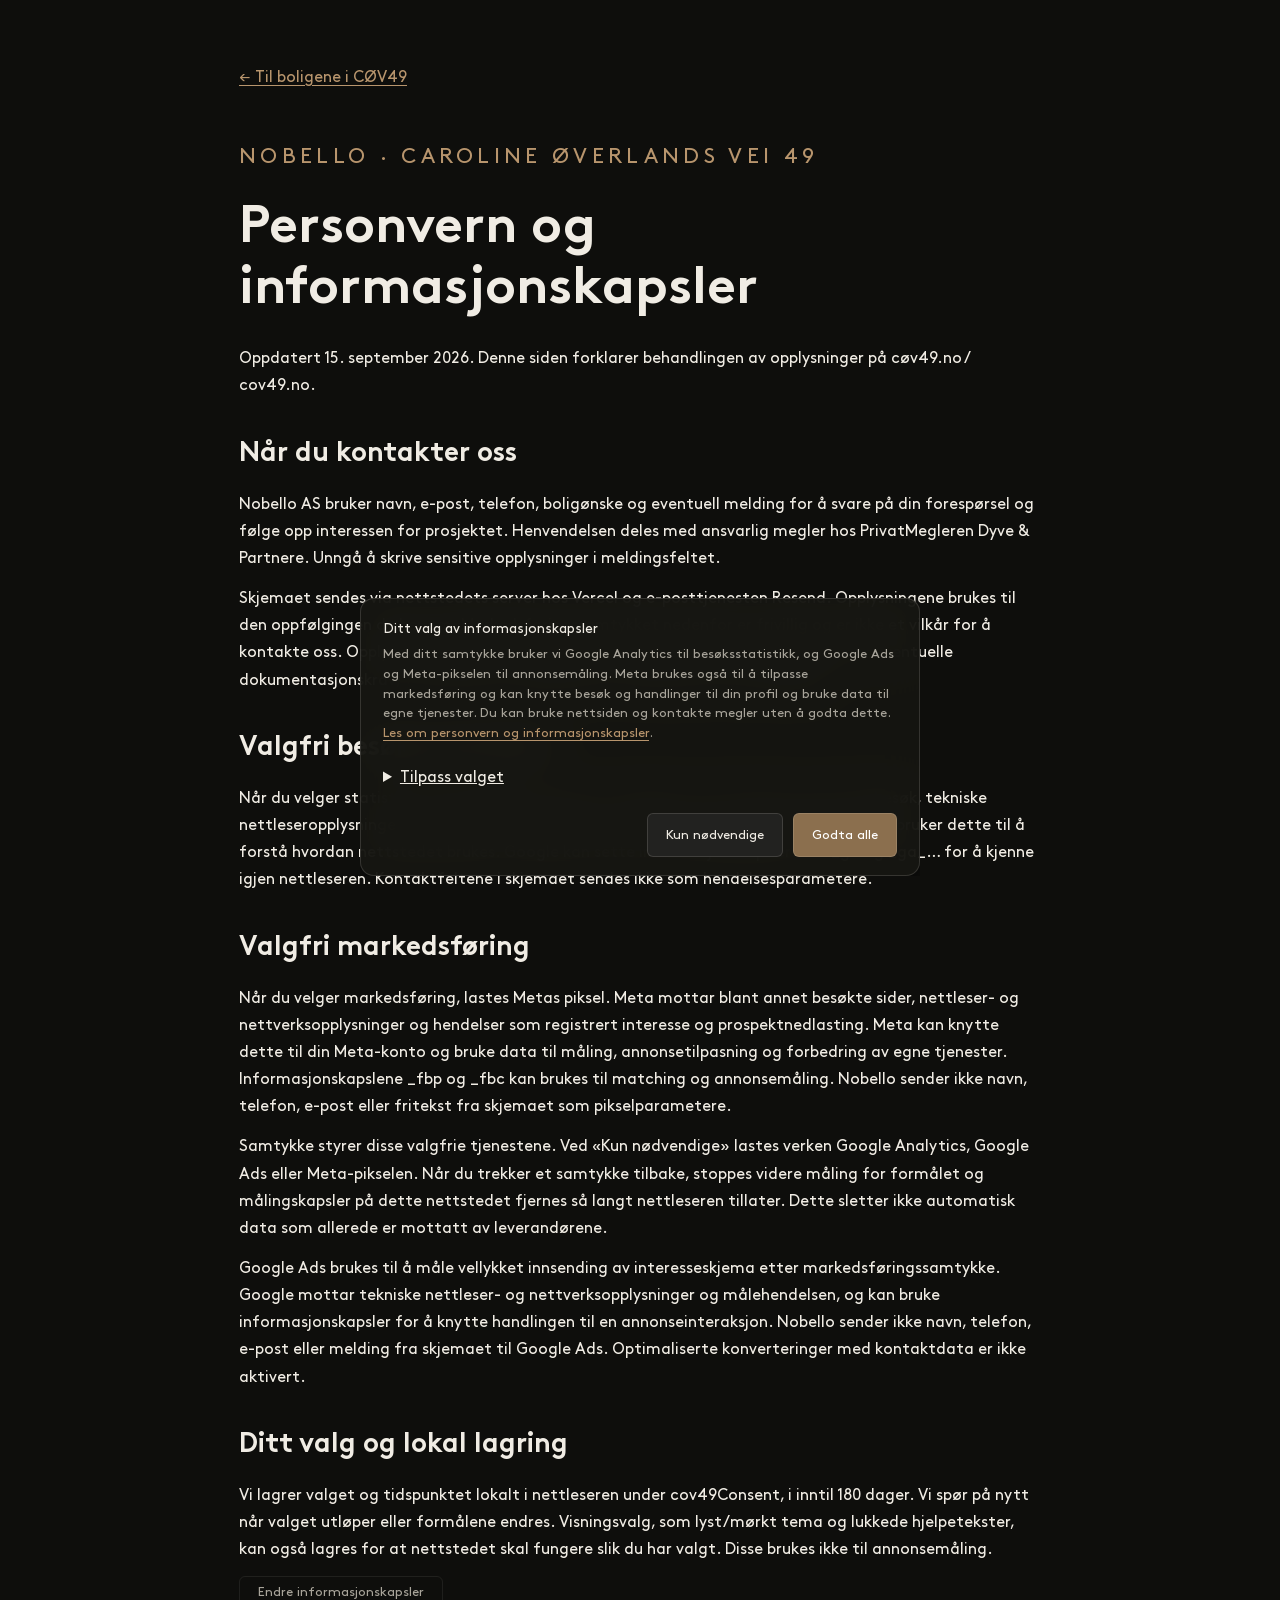
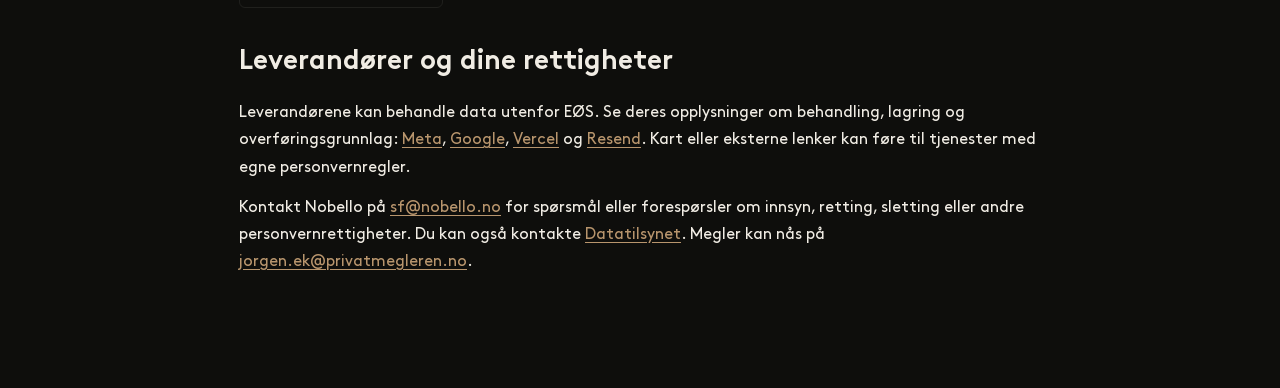
<file: personvern.html>
<!doctype html>
<html lang="nb"><head><meta charset="utf-8"><meta name="viewport" content="width=device-width,initial-scale=1">
<title>Personvern og informasjonskapsler – CØV49 | Nobello</title>
<link rel="canonical" href="https://xn--cv49-gra.no/personvern.html">
<link rel="stylesheet" href="index.css"><link rel="stylesheet" href="privacy.css?v=20260911"></head>
<body><main class="privacy-page"><a href="index.html">← Til boligene i CØV49</a>
<p class="section-label">Nobello · Caroline Øverlands vei 49</p><h1>Personvern og informasjonskapsler</h1>
<p>Oppdatert 15. september 2026. Denne siden forklarer behandlingen av opplysninger på cøv49.no / cov49.no.</p>
<h2>Når du kontakter oss</h2><p>Nobello AS bruker navn, e-post, telefon, boligønske og eventuell melding for å svare på din forespørsel og følge opp interessen for prosjektet. Henvendelsen deles med ansvarlig megler hos PrivatMegleren Dyve &amp; Partnere. Unngå å skrive sensitive opplysninger i meldingsfeltet.</p>
<p>Skjemaet sendes via nettstedets server hos Vercel og e-posttjenesten Resend. Opplysningene brukes til den oppfølgingen du ber om. Markedsføringssamtykket nedenfor er frivillig og er ikke et vilkår for å kontakte oss. Opplysninger beholdes så lenge de er nødvendige for oppfølgingen og eventuelle dokumentasjonskrav; ta kontakt for spørsmål om sletting av din henvendelse.</p>
<h2>Valgfri besøksstatistikk</h2><p>Når du velger statistikk, lastes Google Analytics. Tjenesten mottar blant annet sidebesøk, tekniske nettleseropplysninger og handlinger som registrert interesse og prospektnedlasting. Vi bruker dette til å forstå hvordan nettstedet brukes. Google kan sette informasjonskapsler som _ga og _ga_… for å kjenne igjen nettleseren. Kontaktfeltene i skjemaet sendes ikke som hendelsesparametere.</p>
<h2>Valgfri markedsføring</h2><p>Når du velger markedsføring, lastes Metas piksel. Meta mottar blant annet besøkte sider, nettleser- og nettverksopplysninger og hendelser som registrert interesse og prospektnedlasting. Meta kan knytte dette til din Meta-konto og bruke data til måling, annonsetilpasning og forbedring av egne tjenester. Informasjonskapslene _fbp og _fbc kan brukes til matching og annonsemåling. Nobello sender ikke navn, telefon, e-post eller fritekst fra skjemaet som pikselparametere.</p>
<p>Samtykke styrer disse valgfrie tjenestene. Ved «Kun nødvendige» lastes verken Google Analytics, Google Ads eller Meta-pikselen. Når du trekker et samtykke tilbake, stoppes videre måling for formålet og målingskapsler på dette nettstedet fjernes så langt nettleseren tillater. Dette sletter ikke automatisk data som allerede er mottatt av leverandørene.</p>
<p>Google Ads brukes til å måle vellykket innsending av interesseskjema etter markedsføringssamtykke. Google mottar tekniske nettleser- og nettverksopplysninger og målehendelsen, og kan bruke informasjonskapsler for å knytte handlingen til en annonseinteraksjon. Nobello sender ikke navn, telefon, e-post eller melding fra skjemaet til Google Ads. Optimaliserte konverteringer med kontaktdata er ikke aktivert.</p><h2>Ditt valg og lokal lagring</h2><p>Vi lagrer valget og tidspunktet lokalt i nettleseren under cov49Consent, i inntil 180 dager. Vi spør på nytt når valget utløper eller formålene endres. Visningsvalg, som lyst/mørkt tema og lukkede hjelpetekster, kan også lagres for at nettstedet skal fungere slik du har valgt. Disse brukes ikke til annonsemåling.</p>
<p><button class="btn-cookie-decline" type="button" data-cookie-settings>Endre informasjonskapsler</button></p>
<h2>Leverandører og dine rettigheter</h2><p>Leverandørene kan behandle data utenfor EØS. Se deres opplysninger om behandling, lagring og overføringsgrunnlag: <a href="https://www.facebook.com/privacy/policy/">Meta</a>, <a href="https://policies.google.com/privacy">Google</a>, <a href="https://vercel.com/legal/privacy-policy">Vercel</a> og <a href="https://resend.com/legal/privacy-policy">Resend</a>. Kart eller eksterne lenker kan føre til tjenester med egne personvernregler.</p>
<p>Kontakt Nobello på <a href="mailto:sf@nobello.no">sf@nobello.no</a> for spørsmål eller forespørsler om innsyn, retting, sletting eller andre personvernrettigheter. Du kan også kontakte <a href="https://www.datatilsynet.no/">Datatilsynet</a>. Megler kan nås på <a href="mailto:jorgen.ek@privatmegleren.no">jorgen.ek@privatmegleren.no</a>.</p>
</main><div class="cookie-banner" id="cookieBanner" role="dialog" aria-modal="false" aria-label="Informasjonskapsler">
  <div class="cookie-banner__content">
    <div class="cookie-banner__text">
      <strong>Ditt valg av informasjonskapsler</strong>
      <p>Med ditt samtykke bruker vi Google Analytics til besøksstatistikk, og Google Ads og Meta-pikselen til annonsemåling. Meta brukes også til å tilpasse markedsføring og kan knytte besøk og handlinger til din profil og bruke data til egne tjenester. Du kan bruke nettsiden og kontakte megler uten å godta dette. <a href="personvern.html">Les om personvern og informasjonskapsler</a>.</p>
      <details id="cookieOptions"><summary>Tilpass valget</summary>
        <label><input type="checkbox" id="consentAnalytics"> Statistikk – Google Analytics</label>
        <label><input type="checkbox" id="consentMarketing"> Markedsføring – Google Ads og Meta</label>
        <p>Valget lagres i denne nettleseren i inntil 180 dager. Du kan endre det nederst på siden.</p>
        <button type="button" class="btn-cookie-decline" id="cookieSaveBtn">Lagre valget</button>
      </details>
    </div>
    <div class="cookie-banner__actions">
      <button type="button" class="btn-cookie-decline" id="cookieDeclineBtn">Kun nødvendige</button>
      <button type="button" class="btn-cookie-accept" id="cookieAcceptBtn">Godta alle</button>
    </div>
  </div>
</div><script src="tracking.js?v=20260915"></script></body></html>
</file>
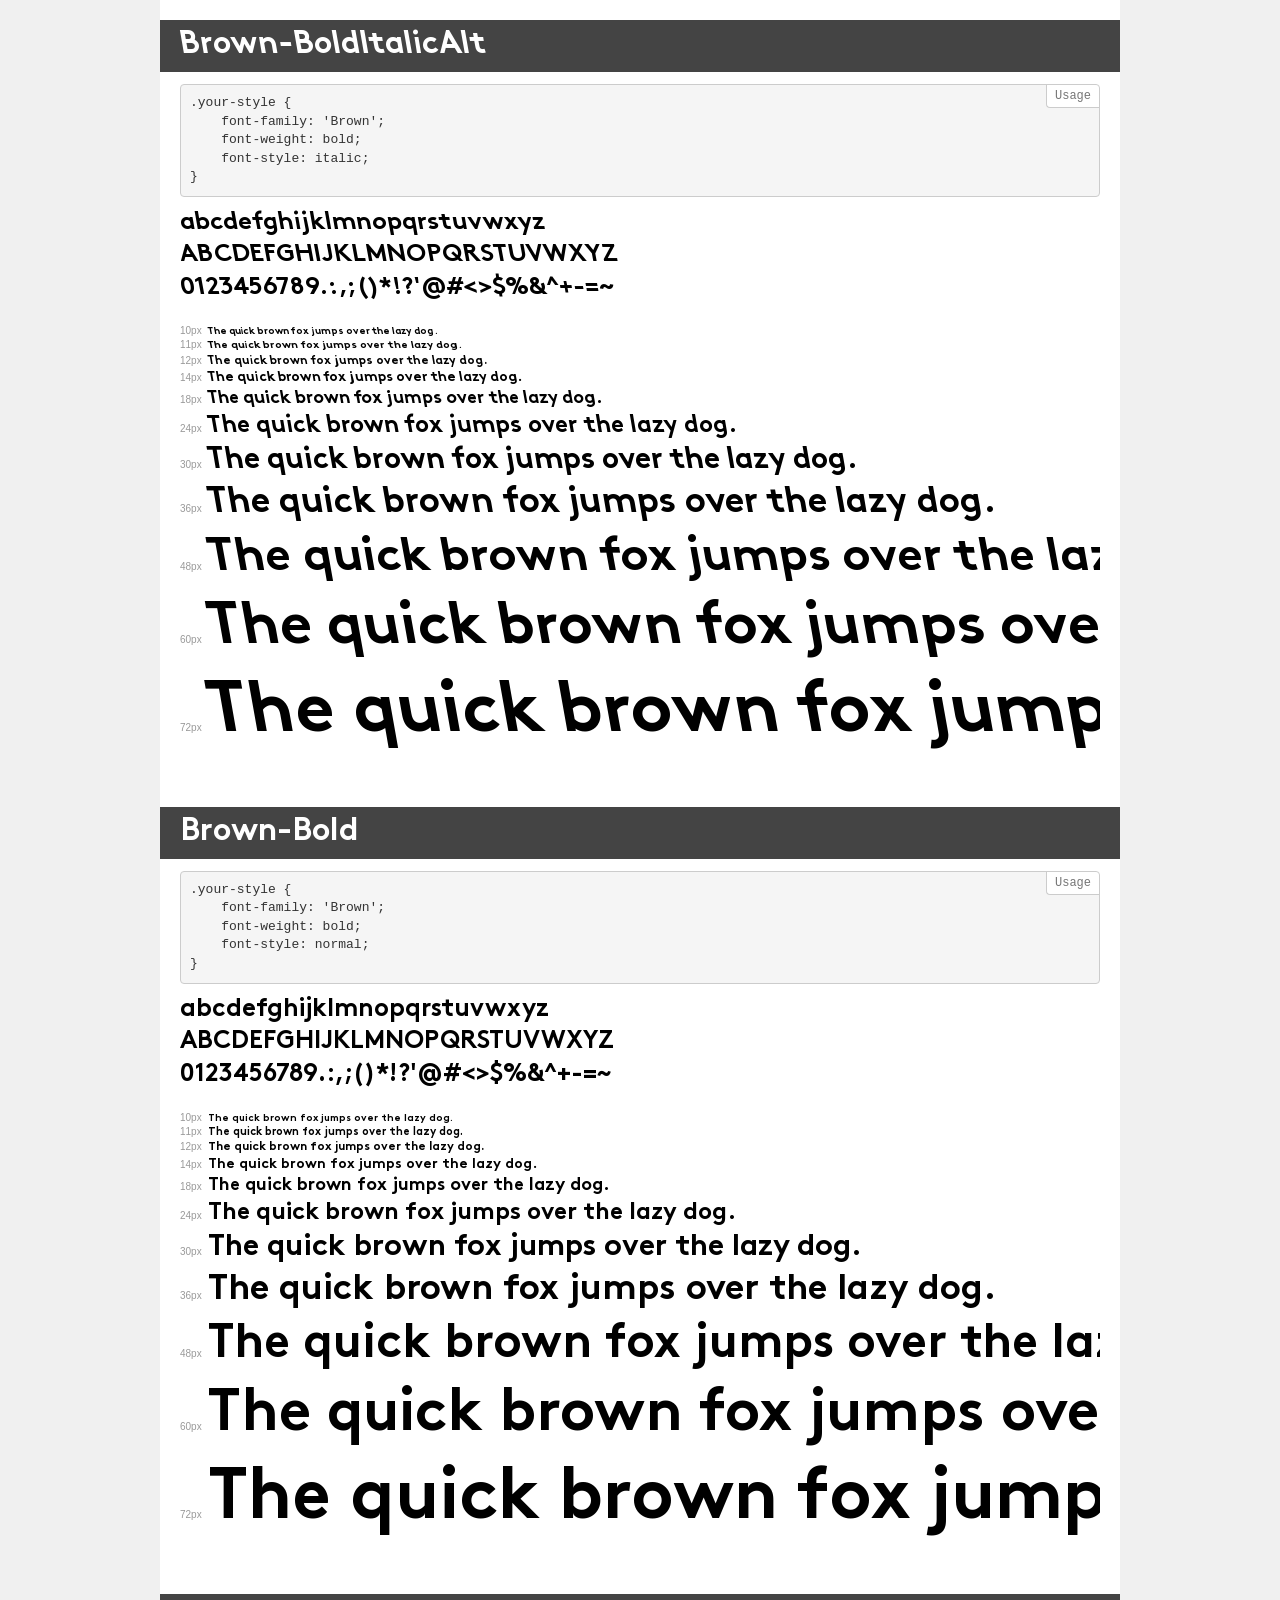
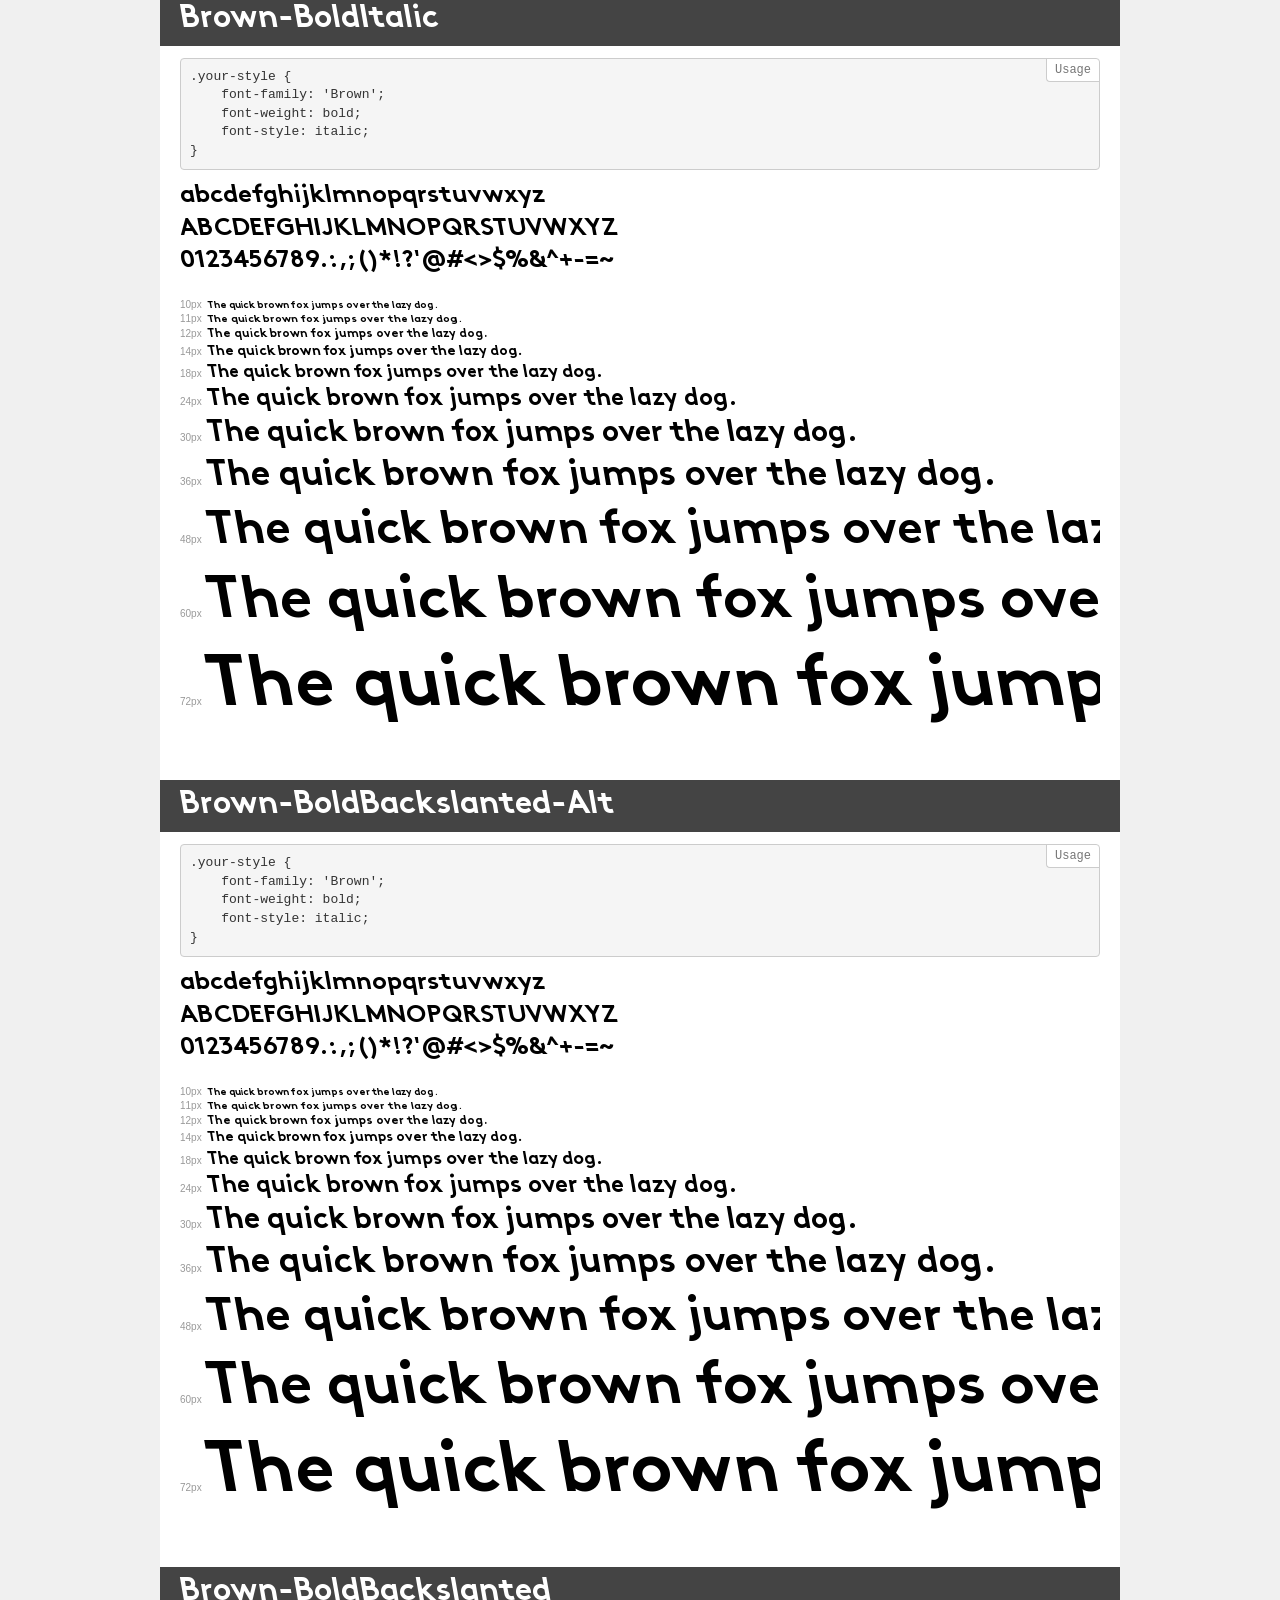
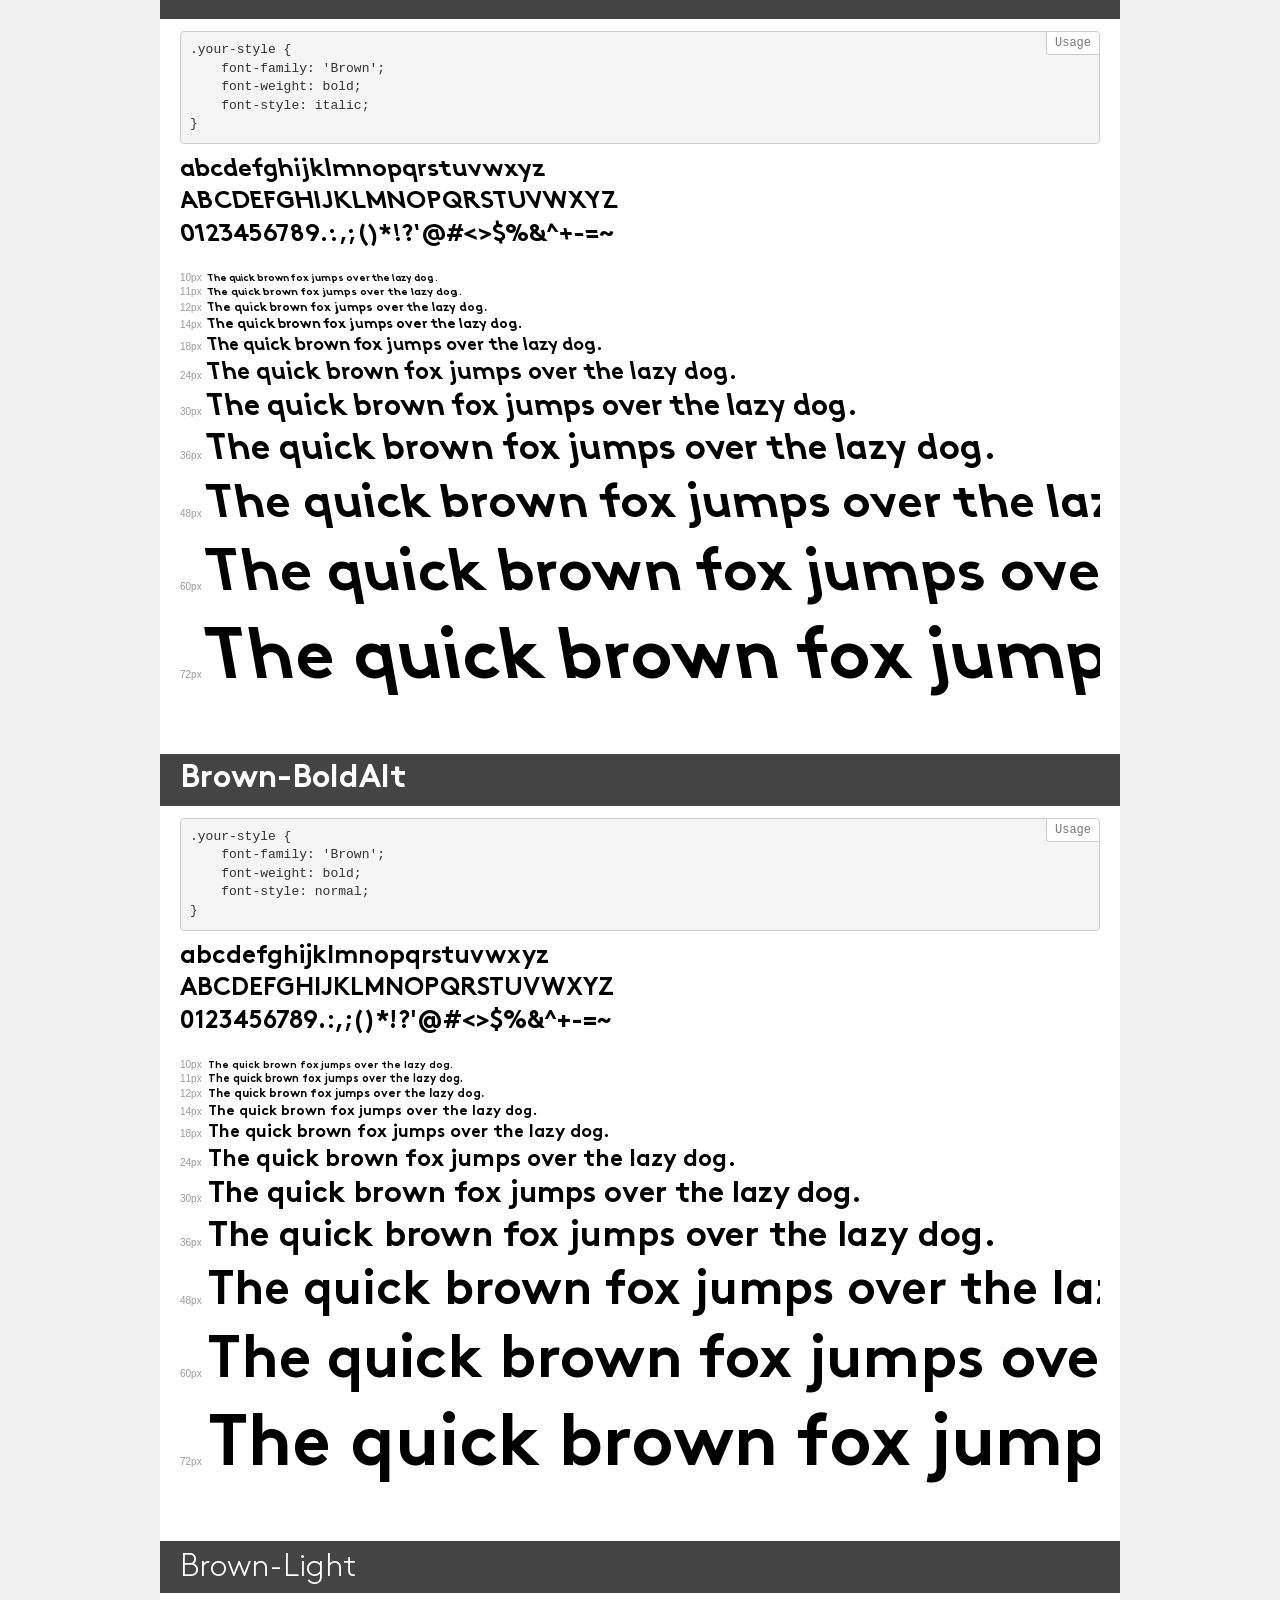
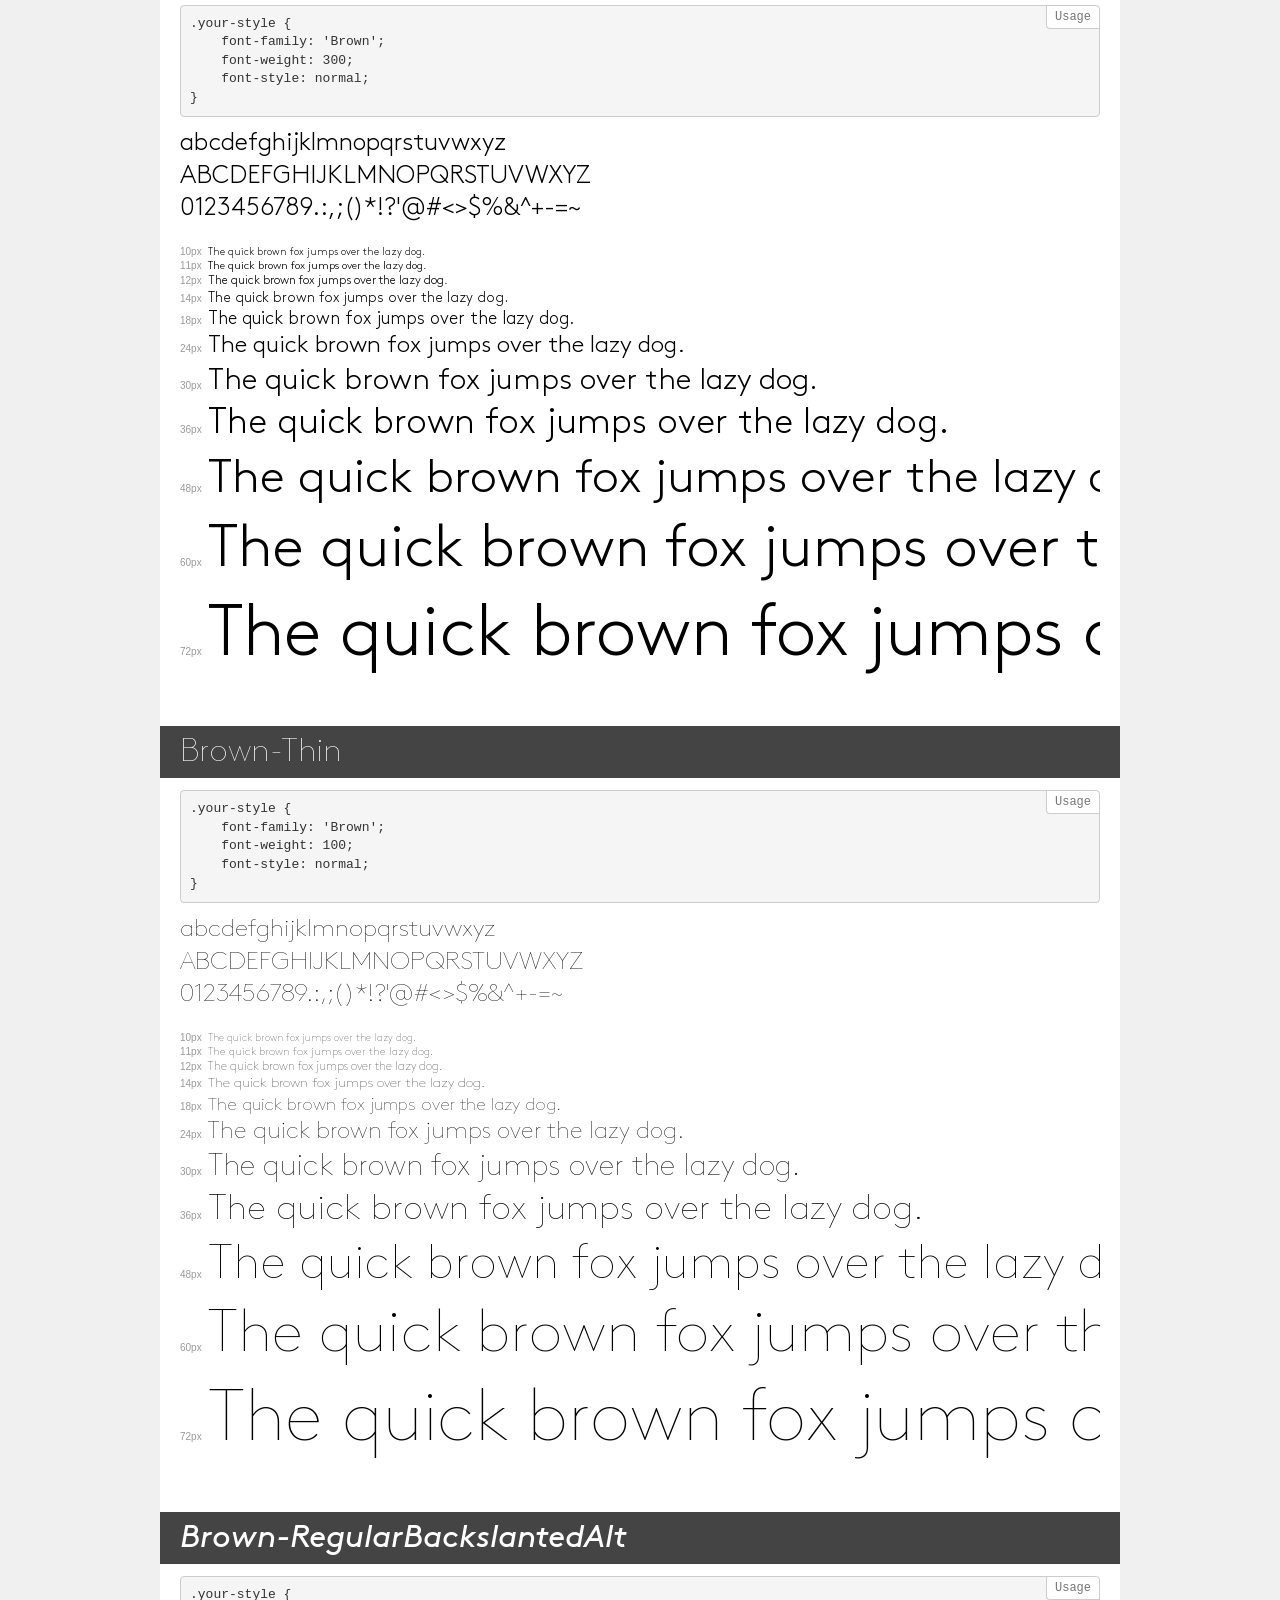
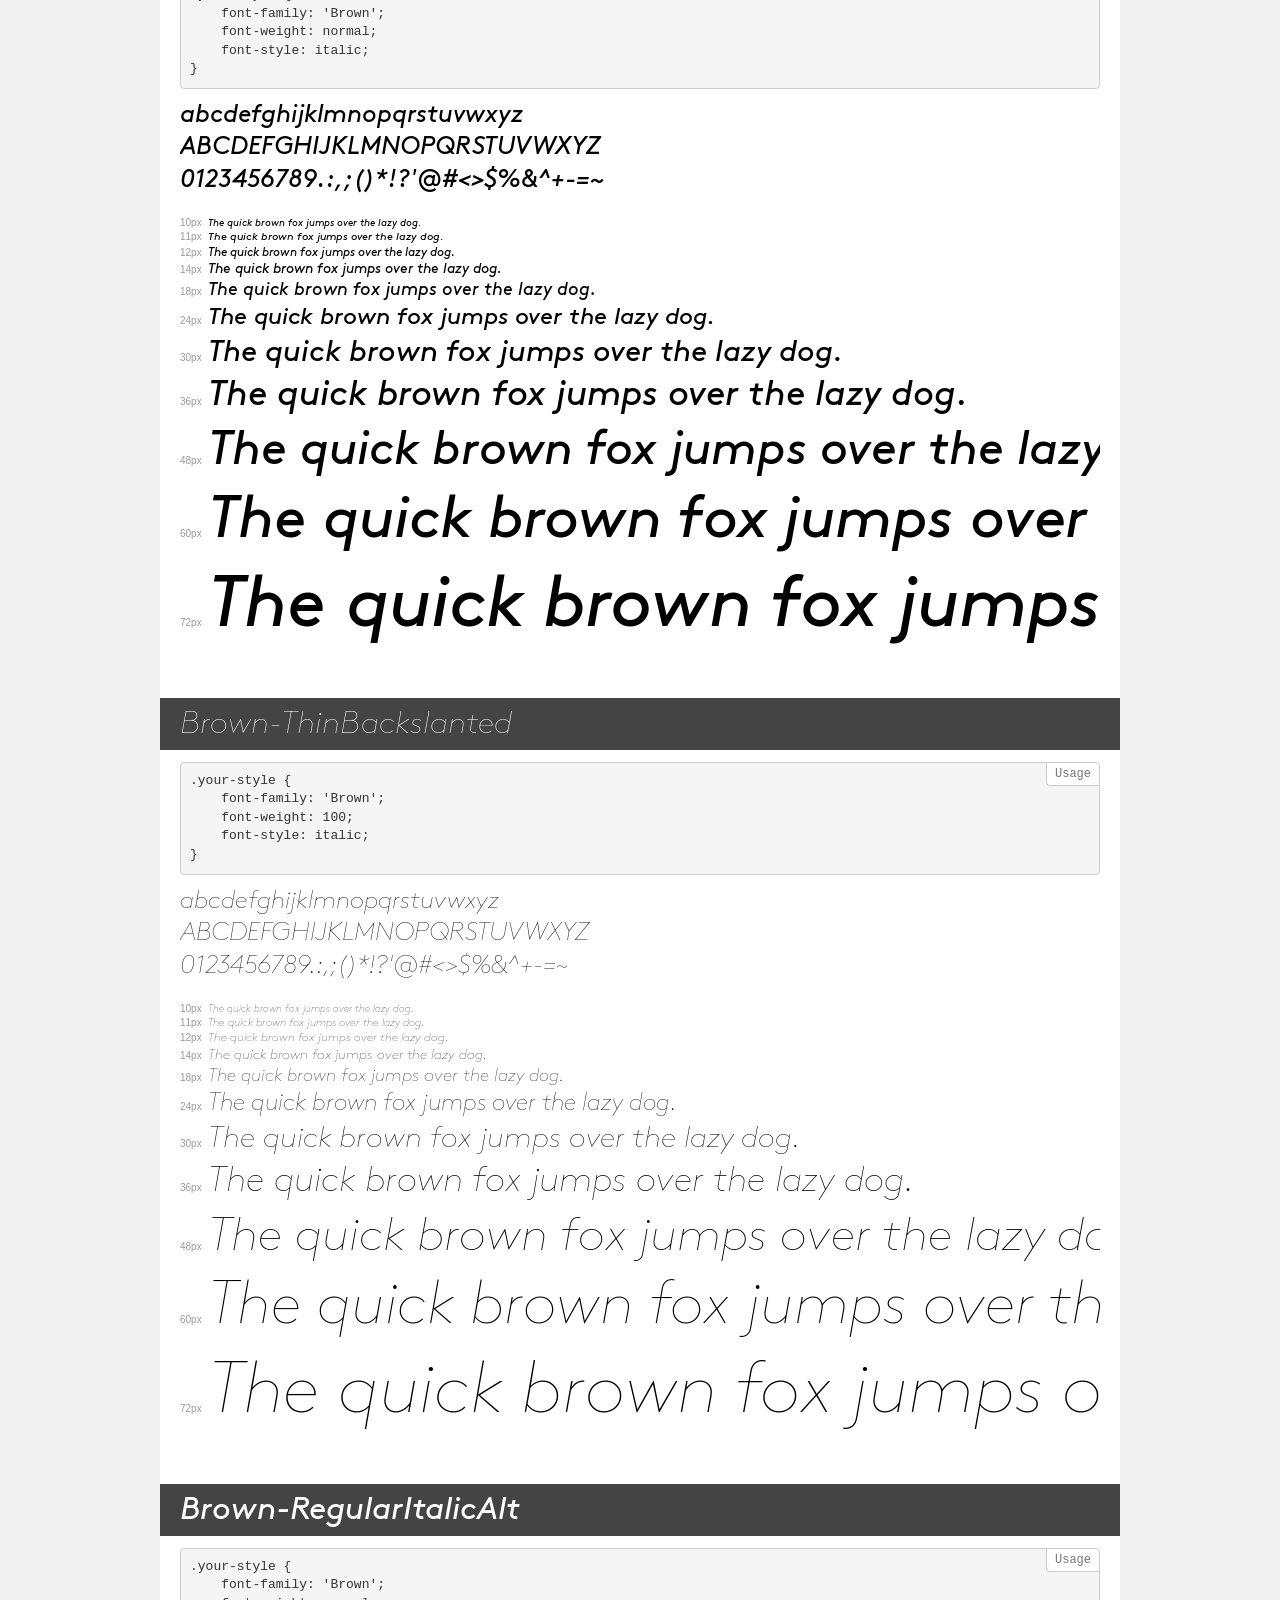
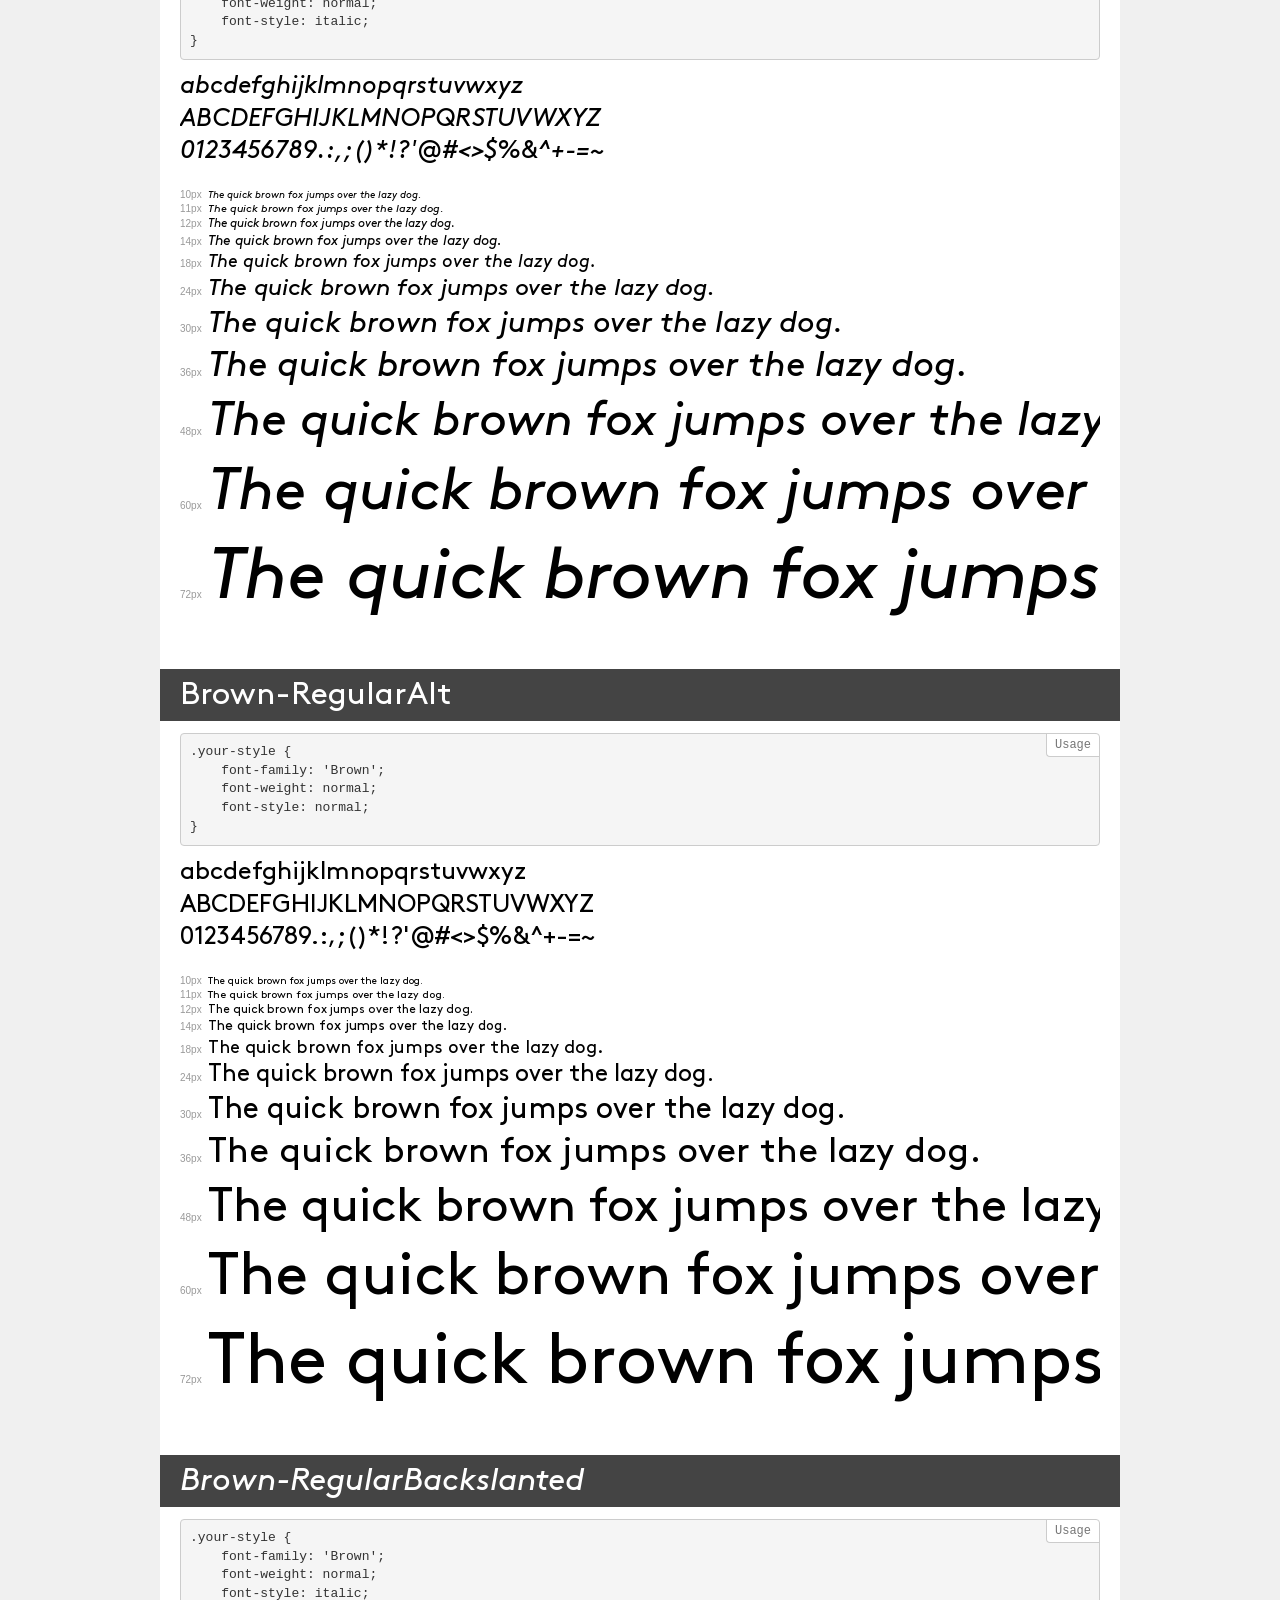
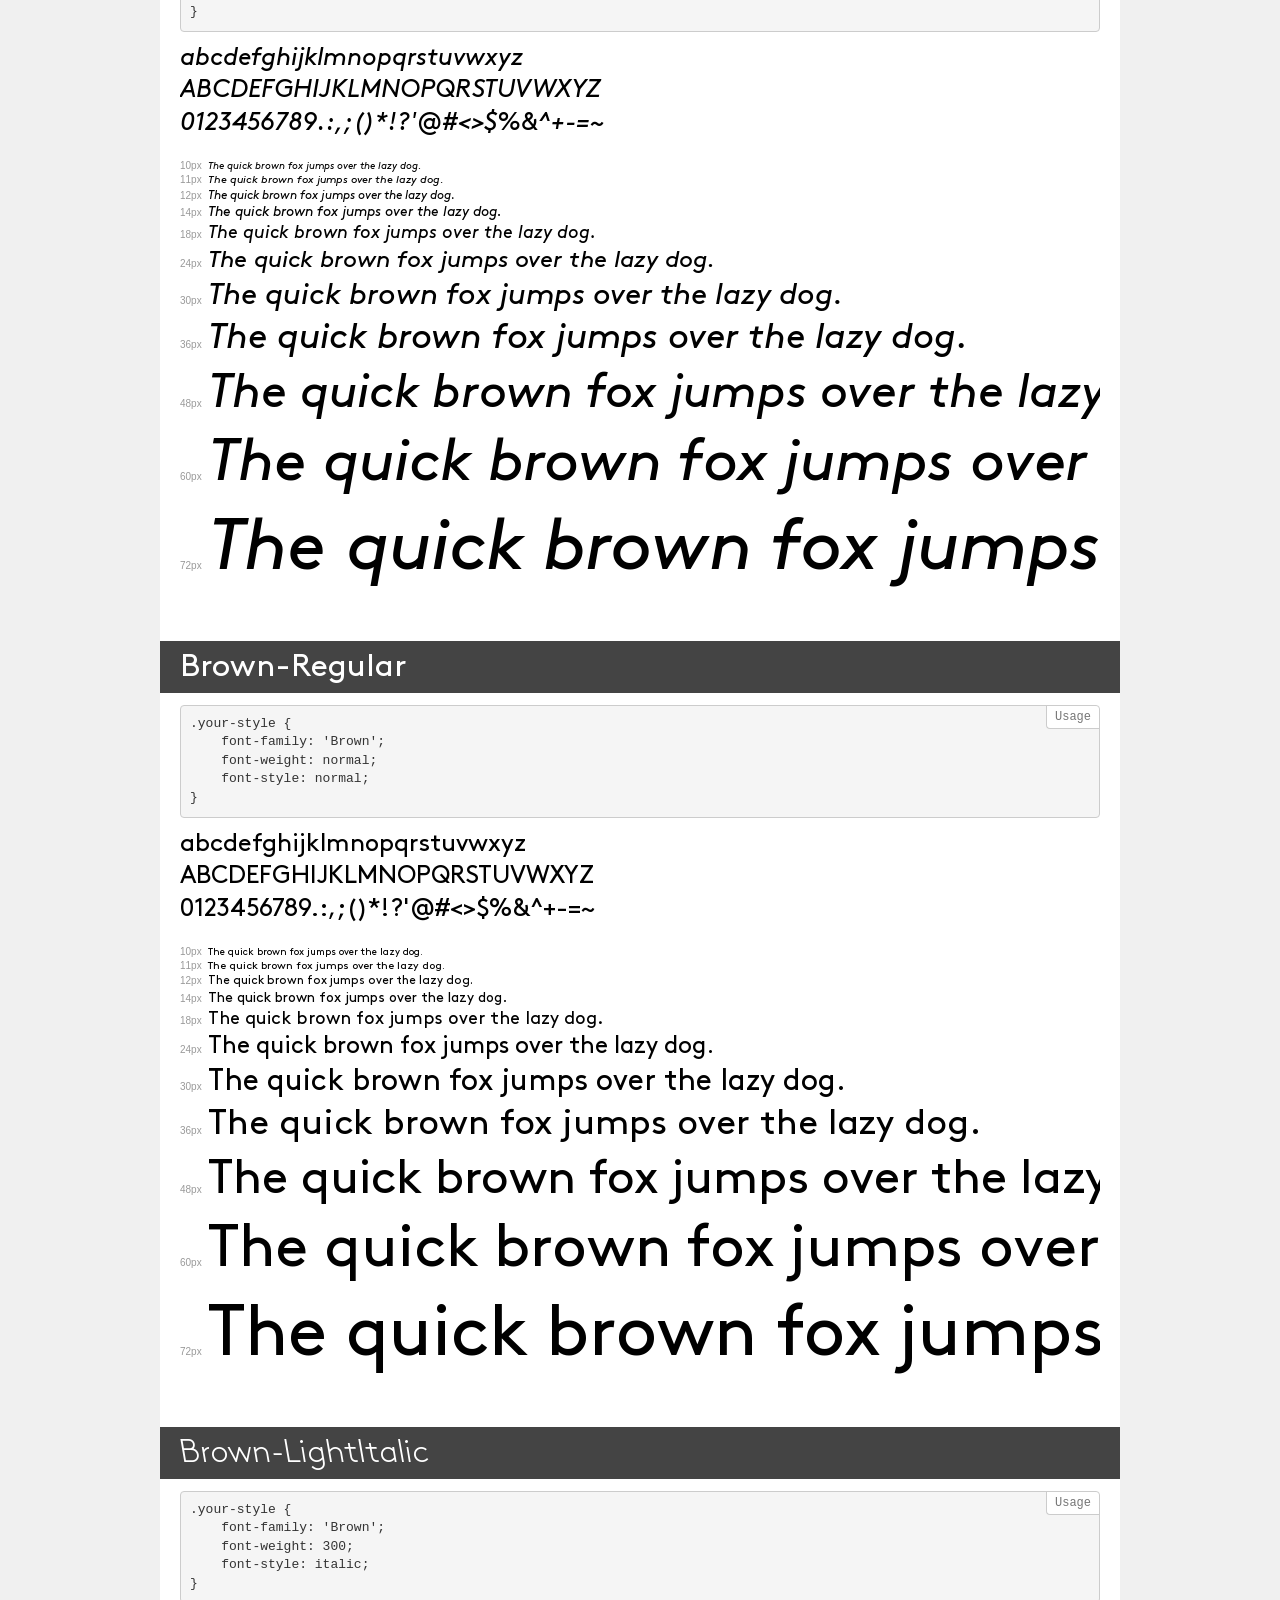
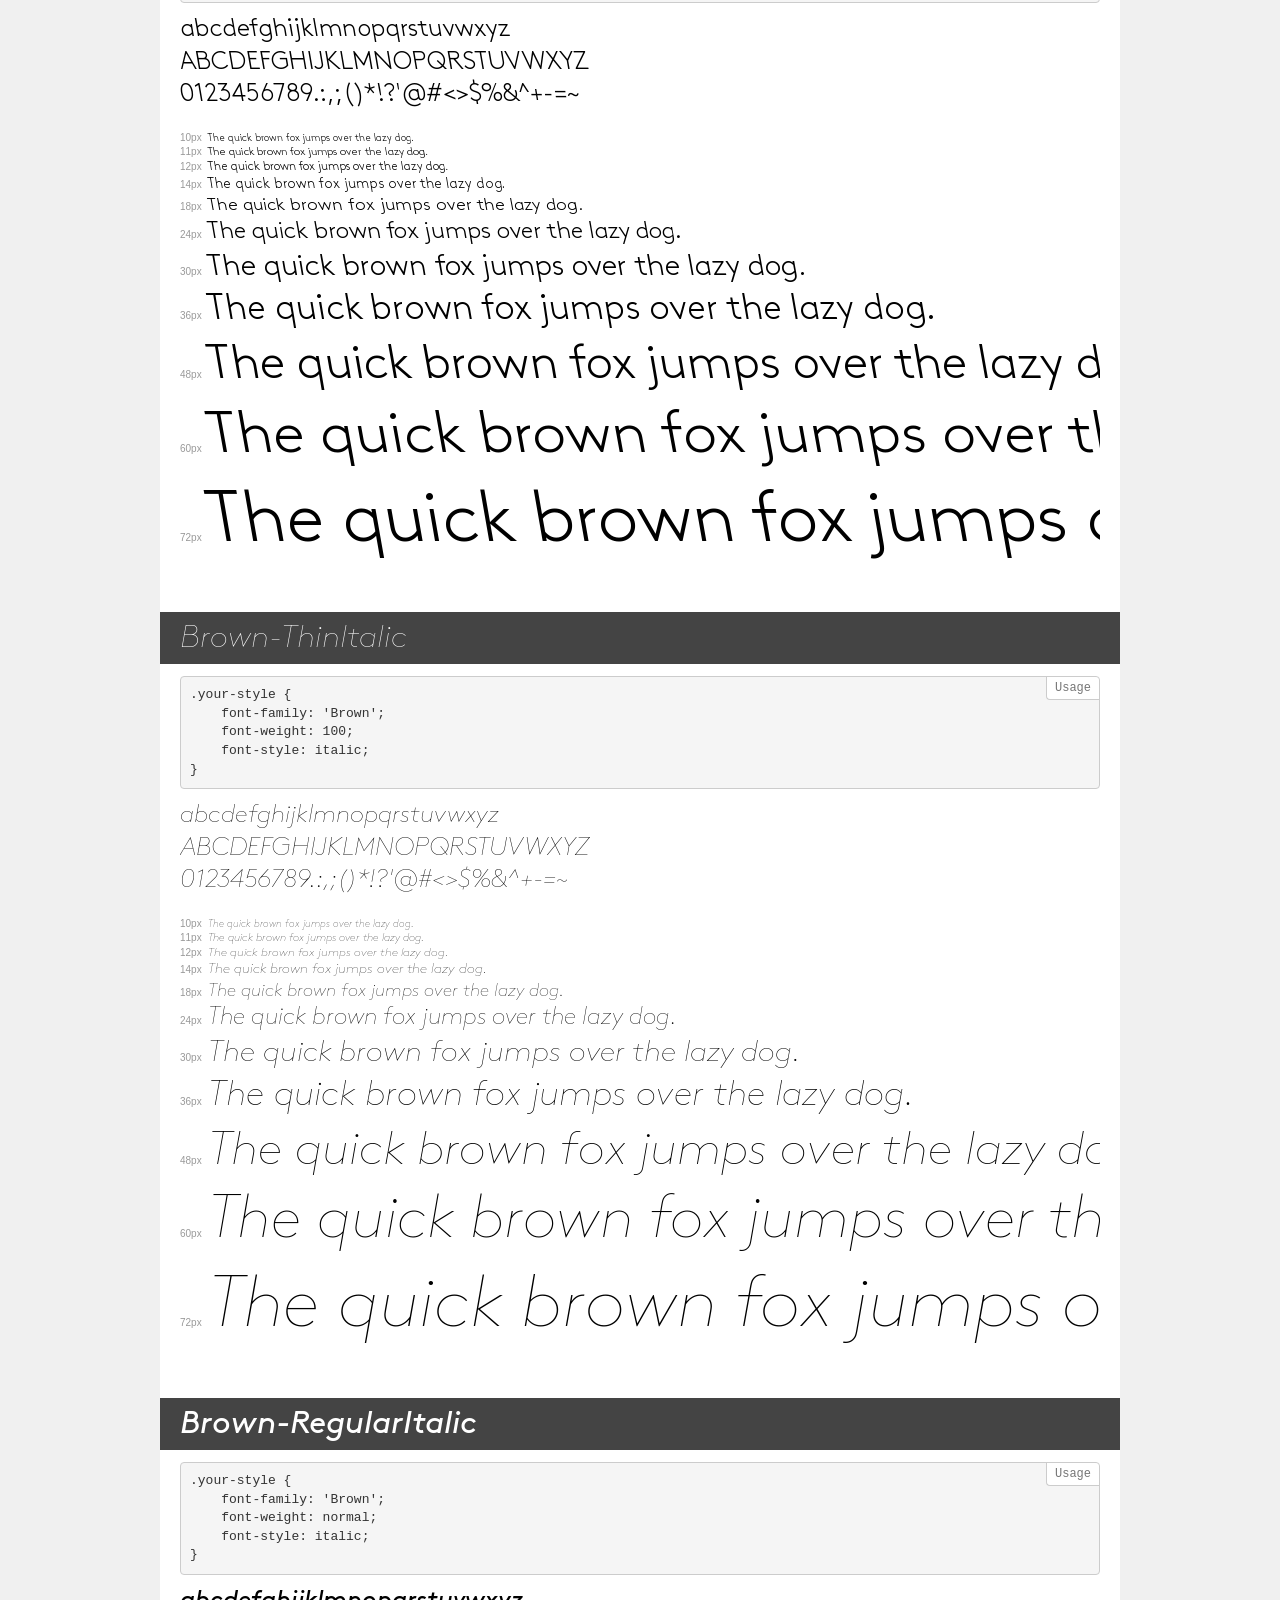
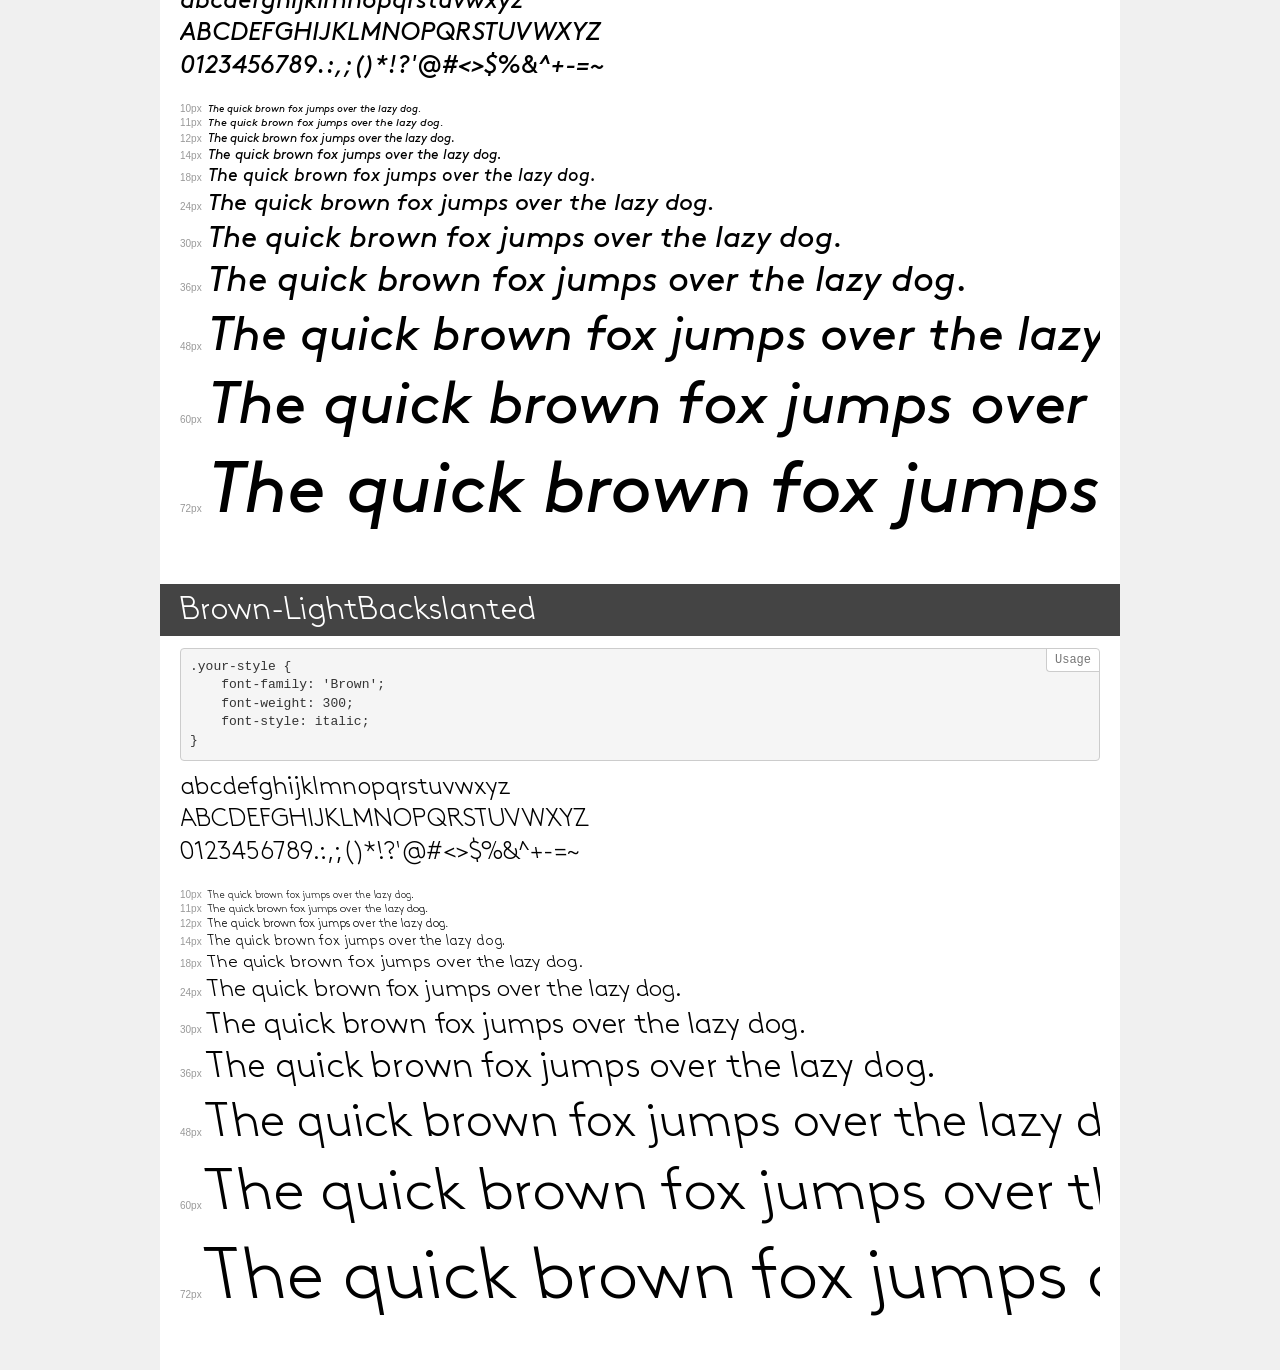
<file: brown_font/demo.html>
<!DOCTYPE html>
<html lang="en">
<head>
    <meta charset="utf-8">
    <meta http-equiv="X-UA-Compatible" content="IE=edge">
    <meta name="viewport" content="width=device-width, initial-scale=1">
    <meta name="robots" content="noindex, noarchive">
    <meta name="format-detection" content="telephone=no">
    <title>Transfonter demo</title>
    <link href="stylesheet.css" rel="stylesheet">
    <style>
        /*
        http://meyerweb.com/eric/tools/css/reset/
        v2.0 | 20110126
        License: none (public domain)
        */
        html, body, div, span, applet, object, iframe,
        h1, h2, h3, h4, h5, h6, p, blockquote, pre,
        a, abbr, acronym, address, big, cite, code,
        del, dfn, em, img, ins, kbd, q, s, samp,
        small, strike, strong, sub, sup, tt, var,
        b, u, i, center,
        dl, dt, dd, ol, ul, li,
        fieldset, form, label, legend,
        table, caption, tbody, tfoot, thead, tr, th, td,
        article, aside, canvas, details, embed,
        figure, figcaption, footer, header, hgroup,
        menu, nav, output, ruby, section, summary,
        time, mark, audio, video {
            margin: 0;
            padding: 0;
            border: 0;
            font-size: 100%;
            font: inherit;
            vertical-align: baseline;
        }
        /* HTML5 display-role reset for older browsers */
        article, aside, details, figcaption, figure,
        footer, header, hgroup, menu, nav, section {
            display: block;
        }
        body {
            line-height: 1;
        }
        ol, ul {
            list-style: none;
        }
        blockquote, q {
            quotes: none;
        }
        blockquote:before, blockquote:after,
        q:before, q:after {
            content: '';
            content: none;
        }
        table {
            border-collapse: collapse;
            border-spacing: 0;
        }
        /* demo styles */
        body {
            background: #f0f0f0;
            color: #000;
        }
        .page {
            background: #fff;
            width: 920px;
            margin: 0 auto;
            padding: 20px 20px 0 20px;
            overflow: hidden;
        }
        .font-container {
            overflow-x: auto;
            overflow-y: hidden;
            margin-bottom: 40px;
            line-height: 1.3;
            white-space: nowrap;
            padding-bottom: 5px;
        }
        h1 {
            position: relative;
            background: #444;
            font-size: 32px;
            color: #fff;
            padding: 10px 20px;
            margin: 0 -20px 12px -20px;
        }
        .letters {
            font-size: 25px;
            margin-bottom: 20px;
        }
        .s10:before {
            content: '10px';
        }
        .s11:before {
            content: '11px';
        }
        .s12:before {
            content: '12px';
        }
        .s14:before {
            content: '14px';
        }
        .s18:before {
            content: '18px';
        }
        .s24:before {
            content: '24px';
        }
        .s30:before {
            content: '30px';
        }
        .s36:before {
            content: '36px';
        }
        .s48:before {
            content: '48px';
        }
        .s60:before {
            content: '60px';
        }
        .s72:before {
            content: '72px';
        }
        .s10:before, .s11:before, .s12:before, .s14:before,
        .s18:before, .s24:before, .s30:before, .s36:before,
        .s48:before, .s60:before, .s72:before {
            font-family: Arial, sans-serif;
            font-size: 10px;
            font-weight: normal;
            font-style: normal;
            color: #999;
            padding-right: 6px;
        }
        pre {
            display: block;
            position: relative;
            padding: 9px;
            margin: 0 0 10px;
            font-family: Monaco, Menlo, Consolas, "Courier New", monospace;
            font-size: 13px;
            line-height: 1.428571429;
            color: #333;
            font-weight: normal;
            font-style: normal;
            background-color: #f5f5f5;
            border: 1px solid #ccc;
            overflow-x: auto;
            border-radius: 4px;
        }
        pre:after {
            display: block;
            position: absolute;
            right: 0;
            top: 0;
            content: 'Usage';
            line-height: 1;
            padding: 5px 8px;
            font-size: 12px;
            color: #767676;
            background-color: #fff;
            border: 1px solid #ccc;
            border-right: none;
            border-top: none;
            border-radius: 0 4px 0 4px;
            z-index: 10;
        }
        /* responsive */
        @media (max-width: 959px) {
            .page {
                width: auto;
                margin: 0;
            }
        }
    </style>
</head>
<body>
<div class="page">
    <div class="demo">
        <h1 style="font-family: 'Brown'; font-weight: bold; font-style: italic;">Brown-BoldItalicAlt</h1>
        <pre>.your-style {
    font-family: 'Brown';
    font-weight: bold;
    font-style: italic;
}</pre>
        <div class="font-container" style="font-family: 'Brown'; font-weight: bold; font-style: italic;">
            <p class="letters">
                abcdefghijklmnopqrstuvwxyz<br>
ABCDEFGHIJKLMNOPQRSTUVWXYZ<br>
                0123456789.:,;()*!?'@#<>$%&^+-=~
            </p>
            <p class="s10" style="font-size: 10px;">The quick brown fox jumps over the lazy dog.</p>
            <p class="s11" style="font-size: 11px;">The quick brown fox jumps over the lazy dog.</p>
            <p class="s12" style="font-size: 12px;">The quick brown fox jumps over the lazy dog.</p>
            <p class="s14" style="font-size: 14px;">The quick brown fox jumps over the lazy dog.</p>
            <p class="s18" style="font-size: 18px;">The quick brown fox jumps over the lazy dog.</p>
            <p class="s24" style="font-size: 24px;">The quick brown fox jumps over the lazy dog.</p>
            <p class="s30" style="font-size: 30px;">The quick brown fox jumps over the lazy dog.</p>
            <p class="s36" style="font-size: 36px;">The quick brown fox jumps over the lazy dog.</p>
            <p class="s48" style="font-size: 48px;">The quick brown fox jumps over the lazy dog.</p>
            <p class="s60" style="font-size: 60px;">The quick brown fox jumps over the lazy dog.</p>
            <p class="s72" style="font-size: 72px;">The quick brown fox jumps over the lazy dog.</p>
        </div>
    </div>
    <div class="demo">
        <h1 style="font-family: 'Brown'; font-weight: bold; font-style: normal;">Brown-Bold</h1>
        <pre>.your-style {
    font-family: 'Brown';
    font-weight: bold;
    font-style: normal;
}</pre>
        <div class="font-container" style="font-family: 'Brown'; font-weight: bold; font-style: normal;">
            <p class="letters">
                abcdefghijklmnopqrstuvwxyz<br>
ABCDEFGHIJKLMNOPQRSTUVWXYZ<br>
                0123456789.:,;()*!?'@#<>$%&^+-=~
            </p>
            <p class="s10" style="font-size: 10px;">The quick brown fox jumps over the lazy dog.</p>
            <p class="s11" style="font-size: 11px;">The quick brown fox jumps over the lazy dog.</p>
            <p class="s12" style="font-size: 12px;">The quick brown fox jumps over the lazy dog.</p>
            <p class="s14" style="font-size: 14px;">The quick brown fox jumps over the lazy dog.</p>
            <p class="s18" style="font-size: 18px;">The quick brown fox jumps over the lazy dog.</p>
            <p class="s24" style="font-size: 24px;">The quick brown fox jumps over the lazy dog.</p>
            <p class="s30" style="font-size: 30px;">The quick brown fox jumps over the lazy dog.</p>
            <p class="s36" style="font-size: 36px;">The quick brown fox jumps over the lazy dog.</p>
            <p class="s48" style="font-size: 48px;">The quick brown fox jumps over the lazy dog.</p>
            <p class="s60" style="font-size: 60px;">The quick brown fox jumps over the lazy dog.</p>
            <p class="s72" style="font-size: 72px;">The quick brown fox jumps over the lazy dog.</p>
        </div>
    </div>
    <div class="demo">
        <h1 style="font-family: 'Brown'; font-weight: bold; font-style: italic;">Brown-BoldItalic</h1>
        <pre>.your-style {
    font-family: 'Brown';
    font-weight: bold;
    font-style: italic;
}</pre>
        <div class="font-container" style="font-family: 'Brown'; font-weight: bold; font-style: italic;">
            <p class="letters">
                abcdefghijklmnopqrstuvwxyz<br>
ABCDEFGHIJKLMNOPQRSTUVWXYZ<br>
                0123456789.:,;()*!?'@#<>$%&^+-=~
            </p>
            <p class="s10" style="font-size: 10px;">The quick brown fox jumps over the lazy dog.</p>
            <p class="s11" style="font-size: 11px;">The quick brown fox jumps over the lazy dog.</p>
            <p class="s12" style="font-size: 12px;">The quick brown fox jumps over the lazy dog.</p>
            <p class="s14" style="font-size: 14px;">The quick brown fox jumps over the lazy dog.</p>
            <p class="s18" style="font-size: 18px;">The quick brown fox jumps over the lazy dog.</p>
            <p class="s24" style="font-size: 24px;">The quick brown fox jumps over the lazy dog.</p>
            <p class="s30" style="font-size: 30px;">The quick brown fox jumps over the lazy dog.</p>
            <p class="s36" style="font-size: 36px;">The quick brown fox jumps over the lazy dog.</p>
            <p class="s48" style="font-size: 48px;">The quick brown fox jumps over the lazy dog.</p>
            <p class="s60" style="font-size: 60px;">The quick brown fox jumps over the lazy dog.</p>
            <p class="s72" style="font-size: 72px;">The quick brown fox jumps over the lazy dog.</p>
        </div>
    </div>
    <div class="demo">
        <h1 style="font-family: 'Brown'; font-weight: bold; font-style: italic;">Brown-BoldBackslanted-Alt</h1>
        <pre>.your-style {
    font-family: 'Brown';
    font-weight: bold;
    font-style: italic;
}</pre>
        <div class="font-container" style="font-family: 'Brown'; font-weight: bold; font-style: italic;">
            <p class="letters">
                abcdefghijklmnopqrstuvwxyz<br>
ABCDEFGHIJKLMNOPQRSTUVWXYZ<br>
                0123456789.:,;()*!?'@#<>$%&^+-=~
            </p>
            <p class="s10" style="font-size: 10px;">The quick brown fox jumps over the lazy dog.</p>
            <p class="s11" style="font-size: 11px;">The quick brown fox jumps over the lazy dog.</p>
            <p class="s12" style="font-size: 12px;">The quick brown fox jumps over the lazy dog.</p>
            <p class="s14" style="font-size: 14px;">The quick brown fox jumps over the lazy dog.</p>
            <p class="s18" style="font-size: 18px;">The quick brown fox jumps over the lazy dog.</p>
            <p class="s24" style="font-size: 24px;">The quick brown fox jumps over the lazy dog.</p>
            <p class="s30" style="font-size: 30px;">The quick brown fox jumps over the lazy dog.</p>
            <p class="s36" style="font-size: 36px;">The quick brown fox jumps over the lazy dog.</p>
            <p class="s48" style="font-size: 48px;">The quick brown fox jumps over the lazy dog.</p>
            <p class="s60" style="font-size: 60px;">The quick brown fox jumps over the lazy dog.</p>
            <p class="s72" style="font-size: 72px;">The quick brown fox jumps over the lazy dog.</p>
        </div>
    </div>
    <div class="demo">
        <h1 style="font-family: 'Brown'; font-weight: bold; font-style: italic;">Brown-BoldBackslanted</h1>
        <pre>.your-style {
    font-family: 'Brown';
    font-weight: bold;
    font-style: italic;
}</pre>
        <div class="font-container" style="font-family: 'Brown'; font-weight: bold; font-style: italic;">
            <p class="letters">
                abcdefghijklmnopqrstuvwxyz<br>
ABCDEFGHIJKLMNOPQRSTUVWXYZ<br>
                0123456789.:,;()*!?'@#<>$%&^+-=~
            </p>
            <p class="s10" style="font-size: 10px;">The quick brown fox jumps over the lazy dog.</p>
            <p class="s11" style="font-size: 11px;">The quick brown fox jumps over the lazy dog.</p>
            <p class="s12" style="font-size: 12px;">The quick brown fox jumps over the lazy dog.</p>
            <p class="s14" style="font-size: 14px;">The quick brown fox jumps over the lazy dog.</p>
            <p class="s18" style="font-size: 18px;">The quick brown fox jumps over the lazy dog.</p>
            <p class="s24" style="font-size: 24px;">The quick brown fox jumps over the lazy dog.</p>
            <p class="s30" style="font-size: 30px;">The quick brown fox jumps over the lazy dog.</p>
            <p class="s36" style="font-size: 36px;">The quick brown fox jumps over the lazy dog.</p>
            <p class="s48" style="font-size: 48px;">The quick brown fox jumps over the lazy dog.</p>
            <p class="s60" style="font-size: 60px;">The quick brown fox jumps over the lazy dog.</p>
            <p class="s72" style="font-size: 72px;">The quick brown fox jumps over the lazy dog.</p>
        </div>
    </div>
    <div class="demo">
        <h1 style="font-family: 'Brown'; font-weight: bold; font-style: normal;">Brown-BoldAlt</h1>
        <pre>.your-style {
    font-family: 'Brown';
    font-weight: bold;
    font-style: normal;
}</pre>
        <div class="font-container" style="font-family: 'Brown'; font-weight: bold; font-style: normal;">
            <p class="letters">
                abcdefghijklmnopqrstuvwxyz<br>
ABCDEFGHIJKLMNOPQRSTUVWXYZ<br>
                0123456789.:,;()*!?'@#<>$%&^+-=~
            </p>
            <p class="s10" style="font-size: 10px;">The quick brown fox jumps over the lazy dog.</p>
            <p class="s11" style="font-size: 11px;">The quick brown fox jumps over the lazy dog.</p>
            <p class="s12" style="font-size: 12px;">The quick brown fox jumps over the lazy dog.</p>
            <p class="s14" style="font-size: 14px;">The quick brown fox jumps over the lazy dog.</p>
            <p class="s18" style="font-size: 18px;">The quick brown fox jumps over the lazy dog.</p>
            <p class="s24" style="font-size: 24px;">The quick brown fox jumps over the lazy dog.</p>
            <p class="s30" style="font-size: 30px;">The quick brown fox jumps over the lazy dog.</p>
            <p class="s36" style="font-size: 36px;">The quick brown fox jumps over the lazy dog.</p>
            <p class="s48" style="font-size: 48px;">The quick brown fox jumps over the lazy dog.</p>
            <p class="s60" style="font-size: 60px;">The quick brown fox jumps over the lazy dog.</p>
            <p class="s72" style="font-size: 72px;">The quick brown fox jumps over the lazy dog.</p>
        </div>
    </div>
    <div class="demo">
        <h1 style="font-family: 'Brown'; font-weight: 300; font-style: normal;">Brown-Light</h1>
        <pre>.your-style {
    font-family: 'Brown';
    font-weight: 300;
    font-style: normal;
}</pre>
        <div class="font-container" style="font-family: 'Brown'; font-weight: 300; font-style: normal;">
            <p class="letters">
                abcdefghijklmnopqrstuvwxyz<br>
ABCDEFGHIJKLMNOPQRSTUVWXYZ<br>
                0123456789.:,;()*!?'@#<>$%&^+-=~
            </p>
            <p class="s10" style="font-size: 10px;">The quick brown fox jumps over the lazy dog.</p>
            <p class="s11" style="font-size: 11px;">The quick brown fox jumps over the lazy dog.</p>
            <p class="s12" style="font-size: 12px;">The quick brown fox jumps over the lazy dog.</p>
            <p class="s14" style="font-size: 14px;">The quick brown fox jumps over the lazy dog.</p>
            <p class="s18" style="font-size: 18px;">The quick brown fox jumps over the lazy dog.</p>
            <p class="s24" style="font-size: 24px;">The quick brown fox jumps over the lazy dog.</p>
            <p class="s30" style="font-size: 30px;">The quick brown fox jumps over the lazy dog.</p>
            <p class="s36" style="font-size: 36px;">The quick brown fox jumps over the lazy dog.</p>
            <p class="s48" style="font-size: 48px;">The quick brown fox jumps over the lazy dog.</p>
            <p class="s60" style="font-size: 60px;">The quick brown fox jumps over the lazy dog.</p>
            <p class="s72" style="font-size: 72px;">The quick brown fox jumps over the lazy dog.</p>
        </div>
    </div>
    <div class="demo">
        <h1 style="font-family: 'Brown'; font-weight: 100; font-style: normal;">Brown-Thin</h1>
        <pre>.your-style {
    font-family: 'Brown';
    font-weight: 100;
    font-style: normal;
}</pre>
        <div class="font-container" style="font-family: 'Brown'; font-weight: 100; font-style: normal;">
            <p class="letters">
                abcdefghijklmnopqrstuvwxyz<br>
ABCDEFGHIJKLMNOPQRSTUVWXYZ<br>
                0123456789.:,;()*!?'@#<>$%&^+-=~
            </p>
            <p class="s10" style="font-size: 10px;">The quick brown fox jumps over the lazy dog.</p>
            <p class="s11" style="font-size: 11px;">The quick brown fox jumps over the lazy dog.</p>
            <p class="s12" style="font-size: 12px;">The quick brown fox jumps over the lazy dog.</p>
            <p class="s14" style="font-size: 14px;">The quick brown fox jumps over the lazy dog.</p>
            <p class="s18" style="font-size: 18px;">The quick brown fox jumps over the lazy dog.</p>
            <p class="s24" style="font-size: 24px;">The quick brown fox jumps over the lazy dog.</p>
            <p class="s30" style="font-size: 30px;">The quick brown fox jumps over the lazy dog.</p>
            <p class="s36" style="font-size: 36px;">The quick brown fox jumps over the lazy dog.</p>
            <p class="s48" style="font-size: 48px;">The quick brown fox jumps over the lazy dog.</p>
            <p class="s60" style="font-size: 60px;">The quick brown fox jumps over the lazy dog.</p>
            <p class="s72" style="font-size: 72px;">The quick brown fox jumps over the lazy dog.</p>
        </div>
    </div>
    <div class="demo">
        <h1 style="font-family: 'Brown'; font-weight: normal; font-style: italic;">Brown-RegularBackslantedAlt</h1>
        <pre>.your-style {
    font-family: 'Brown';
    font-weight: normal;
    font-style: italic;
}</pre>
        <div class="font-container" style="font-family: 'Brown'; font-weight: normal; font-style: italic;">
            <p class="letters">
                abcdefghijklmnopqrstuvwxyz<br>
ABCDEFGHIJKLMNOPQRSTUVWXYZ<br>
                0123456789.:,;()*!?'@#<>$%&^+-=~
            </p>
            <p class="s10" style="font-size: 10px;">The quick brown fox jumps over the lazy dog.</p>
            <p class="s11" style="font-size: 11px;">The quick brown fox jumps over the lazy dog.</p>
            <p class="s12" style="font-size: 12px;">The quick brown fox jumps over the lazy dog.</p>
            <p class="s14" style="font-size: 14px;">The quick brown fox jumps over the lazy dog.</p>
            <p class="s18" style="font-size: 18px;">The quick brown fox jumps over the lazy dog.</p>
            <p class="s24" style="font-size: 24px;">The quick brown fox jumps over the lazy dog.</p>
            <p class="s30" style="font-size: 30px;">The quick brown fox jumps over the lazy dog.</p>
            <p class="s36" style="font-size: 36px;">The quick brown fox jumps over the lazy dog.</p>
            <p class="s48" style="font-size: 48px;">The quick brown fox jumps over the lazy dog.</p>
            <p class="s60" style="font-size: 60px;">The quick brown fox jumps over the lazy dog.</p>
            <p class="s72" style="font-size: 72px;">The quick brown fox jumps over the lazy dog.</p>
        </div>
    </div>
    <div class="demo">
        <h1 style="font-family: 'Brown'; font-weight: 100; font-style: italic;">Brown-ThinBackslanted</h1>
        <pre>.your-style {
    font-family: 'Brown';
    font-weight: 100;
    font-style: italic;
}</pre>
        <div class="font-container" style="font-family: 'Brown'; font-weight: 100; font-style: italic;">
            <p class="letters">
                abcdefghijklmnopqrstuvwxyz<br>
ABCDEFGHIJKLMNOPQRSTUVWXYZ<br>
                0123456789.:,;()*!?'@#<>$%&^+-=~
            </p>
            <p class="s10" style="font-size: 10px;">The quick brown fox jumps over the lazy dog.</p>
            <p class="s11" style="font-size: 11px;">The quick brown fox jumps over the lazy dog.</p>
            <p class="s12" style="font-size: 12px;">The quick brown fox jumps over the lazy dog.</p>
            <p class="s14" style="font-size: 14px;">The quick brown fox jumps over the lazy dog.</p>
            <p class="s18" style="font-size: 18px;">The quick brown fox jumps over the lazy dog.</p>
            <p class="s24" style="font-size: 24px;">The quick brown fox jumps over the lazy dog.</p>
            <p class="s30" style="font-size: 30px;">The quick brown fox jumps over the lazy dog.</p>
            <p class="s36" style="font-size: 36px;">The quick brown fox jumps over the lazy dog.</p>
            <p class="s48" style="font-size: 48px;">The quick brown fox jumps over the lazy dog.</p>
            <p class="s60" style="font-size: 60px;">The quick brown fox jumps over the lazy dog.</p>
            <p class="s72" style="font-size: 72px;">The quick brown fox jumps over the lazy dog.</p>
        </div>
    </div>
    <div class="demo">
        <h1 style="font-family: 'Brown'; font-weight: normal; font-style: italic;">Brown-RegularItalicAlt</h1>
        <pre>.your-style {
    font-family: 'Brown';
    font-weight: normal;
    font-style: italic;
}</pre>
        <div class="font-container" style="font-family: 'Brown'; font-weight: normal; font-style: italic;">
            <p class="letters">
                abcdefghijklmnopqrstuvwxyz<br>
ABCDEFGHIJKLMNOPQRSTUVWXYZ<br>
                0123456789.:,;()*!?'@#<>$%&^+-=~
            </p>
            <p class="s10" style="font-size: 10px;">The quick brown fox jumps over the lazy dog.</p>
            <p class="s11" style="font-size: 11px;">The quick brown fox jumps over the lazy dog.</p>
            <p class="s12" style="font-size: 12px;">The quick brown fox jumps over the lazy dog.</p>
            <p class="s14" style="font-size: 14px;">The quick brown fox jumps over the lazy dog.</p>
            <p class="s18" style="font-size: 18px;">The quick brown fox jumps over the lazy dog.</p>
            <p class="s24" style="font-size: 24px;">The quick brown fox jumps over the lazy dog.</p>
            <p class="s30" style="font-size: 30px;">The quick brown fox jumps over the lazy dog.</p>
            <p class="s36" style="font-size: 36px;">The quick brown fox jumps over the lazy dog.</p>
            <p class="s48" style="font-size: 48px;">The quick brown fox jumps over the lazy dog.</p>
            <p class="s60" style="font-size: 60px;">The quick brown fox jumps over the lazy dog.</p>
            <p class="s72" style="font-size: 72px;">The quick brown fox jumps over the lazy dog.</p>
        </div>
    </div>
    <div class="demo">
        <h1 style="font-family: 'Brown'; font-weight: normal; font-style: normal;">Brown-RegularAlt</h1>
        <pre>.your-style {
    font-family: 'Brown';
    font-weight: normal;
    font-style: normal;
}</pre>
        <div class="font-container" style="font-family: 'Brown'; font-weight: normal; font-style: normal;">
            <p class="letters">
                abcdefghijklmnopqrstuvwxyz<br>
ABCDEFGHIJKLMNOPQRSTUVWXYZ<br>
                0123456789.:,;()*!?'@#<>$%&^+-=~
            </p>
            <p class="s10" style="font-size: 10px;">The quick brown fox jumps over the lazy dog.</p>
            <p class="s11" style="font-size: 11px;">The quick brown fox jumps over the lazy dog.</p>
            <p class="s12" style="font-size: 12px;">The quick brown fox jumps over the lazy dog.</p>
            <p class="s14" style="font-size: 14px;">The quick brown fox jumps over the lazy dog.</p>
            <p class="s18" style="font-size: 18px;">The quick brown fox jumps over the lazy dog.</p>
            <p class="s24" style="font-size: 24px;">The quick brown fox jumps over the lazy dog.</p>
            <p class="s30" style="font-size: 30px;">The quick brown fox jumps over the lazy dog.</p>
            <p class="s36" style="font-size: 36px;">The quick brown fox jumps over the lazy dog.</p>
            <p class="s48" style="font-size: 48px;">The quick brown fox jumps over the lazy dog.</p>
            <p class="s60" style="font-size: 60px;">The quick brown fox jumps over the lazy dog.</p>
            <p class="s72" style="font-size: 72px;">The quick brown fox jumps over the lazy dog.</p>
        </div>
    </div>
    <div class="demo">
        <h1 style="font-family: 'Brown'; font-weight: normal; font-style: italic;">Brown-RegularBackslanted</h1>
        <pre>.your-style {
    font-family: 'Brown';
    font-weight: normal;
    font-style: italic;
}</pre>
        <div class="font-container" style="font-family: 'Brown'; font-weight: normal; font-style: italic;">
            <p class="letters">
                abcdefghijklmnopqrstuvwxyz<br>
ABCDEFGHIJKLMNOPQRSTUVWXYZ<br>
                0123456789.:,;()*!?'@#<>$%&^+-=~
            </p>
            <p class="s10" style="font-size: 10px;">The quick brown fox jumps over the lazy dog.</p>
            <p class="s11" style="font-size: 11px;">The quick brown fox jumps over the lazy dog.</p>
            <p class="s12" style="font-size: 12px;">The quick brown fox jumps over the lazy dog.</p>
            <p class="s14" style="font-size: 14px;">The quick brown fox jumps over the lazy dog.</p>
            <p class="s18" style="font-size: 18px;">The quick brown fox jumps over the lazy dog.</p>
            <p class="s24" style="font-size: 24px;">The quick brown fox jumps over the lazy dog.</p>
            <p class="s30" style="font-size: 30px;">The quick brown fox jumps over the lazy dog.</p>
            <p class="s36" style="font-size: 36px;">The quick brown fox jumps over the lazy dog.</p>
            <p class="s48" style="font-size: 48px;">The quick brown fox jumps over the lazy dog.</p>
            <p class="s60" style="font-size: 60px;">The quick brown fox jumps over the lazy dog.</p>
            <p class="s72" style="font-size: 72px;">The quick brown fox jumps over the lazy dog.</p>
        </div>
    </div>
    <div class="demo">
        <h1 style="font-family: 'Brown'; font-weight: normal; font-style: normal;">Brown-Regular</h1>
        <pre>.your-style {
    font-family: 'Brown';
    font-weight: normal;
    font-style: normal;
}</pre>
        <div class="font-container" style="font-family: 'Brown'; font-weight: normal; font-style: normal;">
            <p class="letters">
                abcdefghijklmnopqrstuvwxyz<br>
ABCDEFGHIJKLMNOPQRSTUVWXYZ<br>
                0123456789.:,;()*!?'@#<>$%&^+-=~
            </p>
            <p class="s10" style="font-size: 10px;">The quick brown fox jumps over the lazy dog.</p>
            <p class="s11" style="font-size: 11px;">The quick brown fox jumps over the lazy dog.</p>
            <p class="s12" style="font-size: 12px;">The quick brown fox jumps over the lazy dog.</p>
            <p class="s14" style="font-size: 14px;">The quick brown fox jumps over the lazy dog.</p>
            <p class="s18" style="font-size: 18px;">The quick brown fox jumps over the lazy dog.</p>
            <p class="s24" style="font-size: 24px;">The quick brown fox jumps over the lazy dog.</p>
            <p class="s30" style="font-size: 30px;">The quick brown fox jumps over the lazy dog.</p>
            <p class="s36" style="font-size: 36px;">The quick brown fox jumps over the lazy dog.</p>
            <p class="s48" style="font-size: 48px;">The quick brown fox jumps over the lazy dog.</p>
            <p class="s60" style="font-size: 60px;">The quick brown fox jumps over the lazy dog.</p>
            <p class="s72" style="font-size: 72px;">The quick brown fox jumps over the lazy dog.</p>
        </div>
    </div>
    <div class="demo">
        <h1 style="font-family: 'Brown'; font-weight: 300; font-style: italic;">Brown-LightItalic</h1>
        <pre>.your-style {
    font-family: 'Brown';
    font-weight: 300;
    font-style: italic;
}</pre>
        <div class="font-container" style="font-family: 'Brown'; font-weight: 300; font-style: italic;">
            <p class="letters">
                abcdefghijklmnopqrstuvwxyz<br>
ABCDEFGHIJKLMNOPQRSTUVWXYZ<br>
                0123456789.:,;()*!?'@#<>$%&^+-=~
            </p>
            <p class="s10" style="font-size: 10px;">The quick brown fox jumps over the lazy dog.</p>
            <p class="s11" style="font-size: 11px;">The quick brown fox jumps over the lazy dog.</p>
            <p class="s12" style="font-size: 12px;">The quick brown fox jumps over the lazy dog.</p>
            <p class="s14" style="font-size: 14px;">The quick brown fox jumps over the lazy dog.</p>
            <p class="s18" style="font-size: 18px;">The quick brown fox jumps over the lazy dog.</p>
            <p class="s24" style="font-size: 24px;">The quick brown fox jumps over the lazy dog.</p>
            <p class="s30" style="font-size: 30px;">The quick brown fox jumps over the lazy dog.</p>
            <p class="s36" style="font-size: 36px;">The quick brown fox jumps over the lazy dog.</p>
            <p class="s48" style="font-size: 48px;">The quick brown fox jumps over the lazy dog.</p>
            <p class="s60" style="font-size: 60px;">The quick brown fox jumps over the lazy dog.</p>
            <p class="s72" style="font-size: 72px;">The quick brown fox jumps over the lazy dog.</p>
        </div>
    </div>
    <div class="demo">
        <h1 style="font-family: 'Brown'; font-weight: 100; font-style: italic;">Brown-ThinItalic</h1>
        <pre>.your-style {
    font-family: 'Brown';
    font-weight: 100;
    font-style: italic;
}</pre>
        <div class="font-container" style="font-family: 'Brown'; font-weight: 100; font-style: italic;">
            <p class="letters">
                abcdefghijklmnopqrstuvwxyz<br>
ABCDEFGHIJKLMNOPQRSTUVWXYZ<br>
                0123456789.:,;()*!?'@#<>$%&^+-=~
            </p>
            <p class="s10" style="font-size: 10px;">The quick brown fox jumps over the lazy dog.</p>
            <p class="s11" style="font-size: 11px;">The quick brown fox jumps over the lazy dog.</p>
            <p class="s12" style="font-size: 12px;">The quick brown fox jumps over the lazy dog.</p>
            <p class="s14" style="font-size: 14px;">The quick brown fox jumps over the lazy dog.</p>
            <p class="s18" style="font-size: 18px;">The quick brown fox jumps over the lazy dog.</p>
            <p class="s24" style="font-size: 24px;">The quick brown fox jumps over the lazy dog.</p>
            <p class="s30" style="font-size: 30px;">The quick brown fox jumps over the lazy dog.</p>
            <p class="s36" style="font-size: 36px;">The quick brown fox jumps over the lazy dog.</p>
            <p class="s48" style="font-size: 48px;">The quick brown fox jumps over the lazy dog.</p>
            <p class="s60" style="font-size: 60px;">The quick brown fox jumps over the lazy dog.</p>
            <p class="s72" style="font-size: 72px;">The quick brown fox jumps over the lazy dog.</p>
        </div>
    </div>
    <div class="demo">
        <h1 style="font-family: 'Brown'; font-weight: normal; font-style: italic;">Brown-RegularItalic</h1>
        <pre>.your-style {
    font-family: 'Brown';
    font-weight: normal;
    font-style: italic;
}</pre>
        <div class="font-container" style="font-family: 'Brown'; font-weight: normal; font-style: italic;">
            <p class="letters">
                abcdefghijklmnopqrstuvwxyz<br>
ABCDEFGHIJKLMNOPQRSTUVWXYZ<br>
                0123456789.:,;()*!?'@#<>$%&^+-=~
            </p>
            <p class="s10" style="font-size: 10px;">The quick brown fox jumps over the lazy dog.</p>
            <p class="s11" style="font-size: 11px;">The quick brown fox jumps over the lazy dog.</p>
            <p class="s12" style="font-size: 12px;">The quick brown fox jumps over the lazy dog.</p>
            <p class="s14" style="font-size: 14px;">The quick brown fox jumps over the lazy dog.</p>
            <p class="s18" style="font-size: 18px;">The quick brown fox jumps over the lazy dog.</p>
            <p class="s24" style="font-size: 24px;">The quick brown fox jumps over the lazy dog.</p>
            <p class="s30" style="font-size: 30px;">The quick brown fox jumps over the lazy dog.</p>
            <p class="s36" style="font-size: 36px;">The quick brown fox jumps over the lazy dog.</p>
            <p class="s48" style="font-size: 48px;">The quick brown fox jumps over the lazy dog.</p>
            <p class="s60" style="font-size: 60px;">The quick brown fox jumps over the lazy dog.</p>
            <p class="s72" style="font-size: 72px;">The quick brown fox jumps over the lazy dog.</p>
        </div>
    </div>
    <div class="demo">
        <h1 style="font-family: 'Brown'; font-weight: 300; font-style: italic;">Brown-LightBackslanted</h1>
        <pre>.your-style {
    font-family: 'Brown';
    font-weight: 300;
    font-style: italic;
}</pre>
        <div class="font-container" style="font-family: 'Brown'; font-weight: 300; font-style: italic;">
            <p class="letters">
                abcdefghijklmnopqrstuvwxyz<br>
ABCDEFGHIJKLMNOPQRSTUVWXYZ<br>
                0123456789.:,;()*!?'@#<>$%&^+-=~
            </p>
            <p class="s10" style="font-size: 10px;">The quick brown fox jumps over the lazy dog.</p>
            <p class="s11" style="font-size: 11px;">The quick brown fox jumps over the lazy dog.</p>
            <p class="s12" style="font-size: 12px;">The quick brown fox jumps over the lazy dog.</p>
            <p class="s14" style="font-size: 14px;">The quick brown fox jumps over the lazy dog.</p>
            <p class="s18" style="font-size: 18px;">The quick brown fox jumps over the lazy dog.</p>
            <p class="s24" style="font-size: 24px;">The quick brown fox jumps over the lazy dog.</p>
            <p class="s30" style="font-size: 30px;">The quick brown fox jumps over the lazy dog.</p>
            <p class="s36" style="font-size: 36px;">The quick brown fox jumps over the lazy dog.</p>
            <p class="s48" style="font-size: 48px;">The quick brown fox jumps over the lazy dog.</p>
            <p class="s60" style="font-size: 60px;">The quick brown fox jumps over the lazy dog.</p>
            <p class="s72" style="font-size: 72px;">The quick brown fox jumps over the lazy dog.</p>
        </div>
    </div>
</div>
</body>
</html>
</file>
<file: index.css>
/* ========================================================
   CØV49 NOBELLO – Design System & Styles
   ======================================================== */

/* --- Font Faces (Brown – only the weights we use) --- */
@font-face {
  font-family: 'Brown';
  src: url('fonts/Brown-Light.woff2') format('woff2'),
    url('fonts/Brown-Light.woff') format('woff');
  font-weight: 300;
  font-style: normal;
  font-display: swap;
}

@font-face {
  font-family: 'Brown';
  src: url('fonts/Brown-Regular.woff2') format('woff2'),
    url('fonts/Brown-Regular.woff') format('woff');
  font-weight: 400;
  font-style: normal;
  font-display: swap;
}

@font-face {
  font-family: 'Brown';
  src: url('fonts/Brown-Bold.woff2') format('woff2'),
    url('fonts/Brown-Bold.woff') format('woff');
  font-weight: 700;
  font-style: normal;
  font-display: swap;
}

/* --- Design Tokens --- */
:root {
  /* Palette */
  --color-bg: #0e0e0c;
  --color-bg-warm: #161612;
  --color-bg-card: #1c1c18;
  --color-bg-input: #222220;
  --color-text: #f0ece4;
  --color-text-muted: #a8a49a;
  --color-accent: #8b6f4e;
  /* ødelbrun-inspired */
  --color-accent-light: #b8956d;
  --color-border: rgba(240, 236, 228, 0.08);
  --color-border-strong: rgba(240, 236, 228, 0.15);
  --color-white: #ffffff;

  /* Typography */
  --font: 'Brown', -apple-system, 'Segoe UI', sans-serif;
  --fs-hero: clamp(2.4rem, 4vw, 3.5rem);
  --fs-hero-sub: clamp(1rem, 2vw, 1.35rem);
  --fs-section: clamp(1.8rem, 3.5vw, 3rem);
  --fs-card-title: clamp(1.2rem, 2vw, 1.5rem);
  --fs-body: clamp(1rem, 1.25vw, 1.15rem);
  --fs-small: clamp(0.88rem, 1.05vw, 0.98rem);
  --fs-label: 0.78rem;

  /* Spacing */
  --section-pad: clamp(80px, 12vh, 160px);
  --content-max: 1200px;
  --grid-gap: clamp(20px, 3vw, 40px);

  --ease-out: cubic-bezier(0.16, 1, 0.3, 1);
  --duration: 0.8s;

  /* FINN.no brand tokens */
  --color-finn-blue: #0063fb;
  --color-finn-text: #529eff;
  --color-finn-bg: rgba(0, 99, 251, 0.1);
  --color-finn-border: #3b8aff;
}

/* --- Light Mode Colors --- */
body.light-mode {
  --color-bg: #f5f2eb;
  --color-bg-warm: #eae5d8;
  --color-bg-card: #ffffff;
  --color-bg-input: #ffffff;
  --color-text: #1a1a18;
  --color-text-muted: #4a4740;
  --color-border: rgba(29, 29, 27, 0.1);
  --color-border-strong: rgba(29, 29, 27, 0.18);
  --color-finn-blue: #0063fb;
  --color-finn-text: #0054d1;
  --color-finn-bg: rgba(0, 99, 251, 0.05);
  --color-finn-border: #0054d1;
}

body.light-mode .navbar {
  background: rgba(245, 242, 235, 0.75);
  backdrop-filter: blur(14px);
  -webkit-backdrop-filter: blur(14px);
  border-bottom: 1px solid rgba(29, 29, 27, 0.08);
}

body.light-mode .navbar.scrolled {
  background: rgba(245, 242, 235, 0.92);
  border-bottom: 1px solid var(--color-border);
}

/* --- Logo Theme Switching --- */
body.light-mode .logo-dark-theme {
  display: none;
}
body:not(.light-mode) .logo-light-theme {
  display: none;
}

/* --- Theme Toggle Button --- */
.theme-toggle-btn {
  background: transparent;
  border: none;
  color: var(--color-text);
  cursor: pointer;
  padding: 8px;
  display: flex;
  align-items: center;
  justify-content: center;
  transition: color 0.3s ease, transform 0.2s ease;
  border-radius: 50%;
  margin-left: 8px;
}

.theme-toggle-btn:hover {
  color: var(--color-accent);
  transform: scale(1.05);
}

.theme-toggle-btn svg {
  width: 20px;
  height: 20px;
}

/* Hide moon icon by default (dark mode active) */
body:not(.light-mode) .theme-toggle-btn .moon-icon {
  display: none;
}
body:not(.light-mode) .theme-toggle-btn .sun-icon {
  display: block;
}

/* Hide sun icon in light mode */
body.light-mode .theme-toggle-btn .sun-icon {
  display: none;
}
body.light-mode .theme-toggle-btn .moon-icon {
  display: block;
}

/* --- Reset & Base --- */
*,
*::before,
*::after {
  box-sizing: border-box;
  margin: 0;
  padding: 0;
}

html {
  scroll-behavior: smooth;
  -webkit-font-smoothing: antialiased;
}

body {
  font-family: var(--font);
  font-weight: 400;
  color: var(--color-text);
  background: var(--color-bg);
  line-height: 1.7;
  font-size: var(--fs-body);
  overflow-x: hidden;
}

img {
  max-width: 100%;
  display: block;
}

a {
  color: var(--color-accent-light);
  text-decoration: none;
}

/* --- Utility --- */
.container {
  width: 100%;
  max-width: var(--content-max);
  margin: 0 auto;
  padding: 0 clamp(24px, 5vw, 60px);
}

/* --- Reveal animations --- */
.reveal {
  opacity: 0;
  transform: translateY(40px);
  will-change: transform, opacity;
  transition: opacity var(--duration) var(--ease-out),
    transform var(--duration) var(--ease-out);
}

.reveal.is-visible {
  opacity: 1;
  transform: translateY(0);
  will-change: auto;
}

.reveal-delay-1 {
  transition-delay: 0.1s;
}

.reveal-delay-2 {
  transition-delay: 0.2s;
}

.reveal-delay-3 {
  transition-delay: 0.3s;
}

.reveal-delay-4 {
  transition-delay: 0.4s;
}

.reveal-delay-5 {
  transition-delay: 0.5s;
}

/* ========================================================
   NAVBAR
   ======================================================== */
.navbar {
  position: fixed;
  top: 0;
  left: 0;
  width: 100%;
  z-index: 100;
  padding: 18px 0;
  background: rgba(14, 14, 12, 0.45);
  backdrop-filter: blur(14px);
  -webkit-backdrop-filter: blur(14px);
  border-bottom: 1px solid rgba(255, 255, 255, 0.08);
  transition: background 0.4s, padding 0.4s, backdrop-filter 0.4s, border-color 0.4s;
}

.navbar.scrolled {
  background: rgba(14, 14, 12, 0.9);
  backdrop-filter: blur(20px);
  -webkit-backdrop-filter: blur(20px);
  border-bottom: 1px solid rgba(255, 255, 255, 0.12);
  padding: 12px 0;
}

.navbar .container {
  display: flex;
  align-items: center;
  justify-content: space-between;
  max-width: 1200px !important;
  width: 100% !important;
  margin: 0 auto !important;
}

.navbar__links {
  display: flex;
  align-items: center;
  gap: 32px;
}

@media (max-width: 768px) {
  .navbar {
    padding: 10px 0;
  }

  .navbar .container {
    padding: 0 12px;
    gap: 6px;
  }

  .navbar__links {
    gap: 8px;
    flex-wrap: nowrap;
    align-items: center;
  }

  .navbar__link {
    display: inline-block !important;
    font-size: 0.72rem;
    letter-spacing: 0.04em;
    padding: 4px 2px;
    white-space: nowrap;
  }

  .navbar__home-btn {
    font-size: 0.72rem;
    letter-spacing: 0.04em;
    white-space: nowrap;
  }

  .navbar__cta {
    font-size: 0.68rem;
    padding: 6px 10px;
    letter-spacing: 0.04em;
    white-space: nowrap;
  }

  .theme-toggle-btn {
    padding: 4px;
    margin-left: 2px;
  }

  .theme-toggle-btn svg {
    width: 17px;
    height: 17px;
  }

  #navFaqBtn {
    display: none;
  }
}

.navbar__link {
  font-family: var(--font);
  font-weight: 400;
  font-size: 0.85rem;
  letter-spacing: 0.1em;
  text-transform: uppercase;
  color: var(--color-text);
  text-decoration: none;
  transition: color 0.3s ease;
}

.navbar__link:hover {
  color: var(--color-accent);
}

.navbar__link.is-active {
  color: var(--color-accent) !important;
}

.navbar__logo {
  height: 28px;
  width: auto;
}

.navbar__home-btn {
  font-weight: 500 !important;
  text-transform: uppercase;
}

@media (max-width: 768px) {
  .navbar .container .navbar__home-btn {
    display: inline-block !important;
  }
}

.navbar__passive-logo {
  display: flex;
  align-items: center;
  margin-left: 16px;
}

@media (max-width: 768px) {
  .navbar__passive-logo {
    display: none;
  }
}

.navbar__cta {
  font-family: var(--font);
  font-weight: 400;
  font-size: var(--fs-label);
  letter-spacing: 0.15em;
  text-transform: uppercase;
  color: var(--color-text);
  border: 1px solid var(--color-border-strong);
  padding: 10px 24px;
  transition: all 0.3s;
  cursor: pointer;
  background: transparent;
}

.navbar__cta:hover {
  background: var(--color-accent);
  border-color: var(--color-accent);
  color: var(--color-white);
}

/* ========================================================
   SECTION GENERAL
   ======================================================== */
section {
  padding: var(--section-pad) 0;
}

.section-label {
  display: block;
  font-size: 1.35rem;
  font-weight: 400;
  letter-spacing: 0.2em;
  text-transform: uppercase;
  color: var(--color-accent-light);
  margin-bottom: 16px;
}

.section-title {
  font-size: var(--fs-section);
  font-weight: 300;
  line-height: 1.2;
  margin-bottom: 24px;
  letter-spacing: -0.01em;
}

.section-intro {
  max-width: 640px;
  color: var(--color-text-muted);
  line-height: 1.85;
  margin-bottom: 48px;
}

/* ========================================================
   ① HERO
   ======================================================== */
.hero {
  position: relative;
  min-height: 0;
  display: block;
  padding: clamp(72px, 7vw, 88px) 0 0;
  background: var(--color-bg);
}

.hero__bg {
  position: relative;
}

.hero__bg picture {
  display: block;
}

/* Ikke fyll en stående skjerm ved å klippe bort boligene i sidene. */
.hero__bg img {
  display: block;
  width: 100%;
  height: auto;
  max-height: 60vh;
  max-height: 60svh;
  object-fit: contain;
  object-position: center;
}

.hero .container {
  position: relative;
  padding-top: clamp(24px, 3vw, 40px);
  padding-bottom: clamp(32px, 4vw, 56px);
  text-align: center;
}

.hero__title {
  font-size: var(--fs-hero);
  font-weight: 400;
  line-height: 1.05;
  letter-spacing: 0.02em;
  color: var(--color-text);
}

.hero__badge {
  display: inline-block;
  font-size: 0.7rem;
  font-weight: 700;
  letter-spacing: 0.25em;
  text-transform: uppercase;
  color: var(--color-accent);
  margin-bottom: 24px;
  border: 1px solid var(--color-accent);
  padding: 8px 20px;
  border-radius: 4px;
}

.hero__sub {
  font-size: var(--fs-hero-sub);
  font-weight: 400;
  color: var(--color-text-muted);
  margin-top: 16px;
  margin-bottom: 0;
  letter-spacing: 0.02em;
}

.hero__scroll {
  display: inline-flex;
  align-items: center;
  gap: 10px;
  font-size: var(--fs-label);
  font-weight: 400;
  letter-spacing: 0.15em;
  text-transform: uppercase;
  color: rgba(255, 255, 255, 0.75);
  cursor: pointer;
  background: none;
  border: none;
  font-family: var(--font);
  transition: color 0.3s;
}

.hero__scroll:hover {
  color: var(--color-accent-light);
}

.hero__scroll svg {
  width: 16px;
  height: 16px;
  animation: float 2s ease-in-out infinite;
}

@keyframes float {

  0%,
  100% {
    transform: translateY(0);
  }

  50% {
    transform: translateY(6px);
  }
}

/* ========================================================
   ② KONSEPT
   ======================================================== */
.konsept {
  background: var(--color-bg);
}

.konsept__grid {
  display: grid;
  grid-template-columns: 1fr 1fr;
  gap: var(--grid-gap);
  align-items: center;
}

.konsept__image {
  position: relative;
  overflow: hidden;
  aspect-ratio: 4 / 5;
}

.konsept__image img {
  width: 100%;
  height: 100%;
  object-fit: cover;
  transition: transform 1.2s var(--ease-out);
}

.konsept__image:hover img {
  transform: scale(1.03);
}

.konsept__text {
  padding-left: clamp(20px, 4vw, 60px);
}

.konsept__body {
  color: var(--color-text-muted);
  line-height: 1.9;
}

.konsept__body p+p {
  margin-top: 1.2em;
}

/* ========================================================
   ③ BOLIGENE
   ======================================================== */
.boligene {
  background: var(--color-bg-warm);
}

.bolig-cards {
  display: grid;
  grid-template-columns: 1fr 1fr;
  gap: var(--grid-gap);
}

.bolig-card {
  background: var(--color-bg-card);
  border: 1px solid var(--color-border);
  padding: clamp(32px, 4vw, 56px);
  transition: border-color 0.4s;
}

.bolig-card:hover {
  border-color: var(--color-accent);
}

.bolig-card__badge {
  font-size: 1.35rem;
  font-weight: 400;
  letter-spacing: 0.15em;
  text-transform: uppercase;
  color: var(--color-accent-light);
  margin-bottom: 16px;
}

.bolig-card__title {
  font-size: var(--fs-card-title);
  font-weight: 400;
  margin-bottom: 20px;
  line-height: 1.3;
}

.bolig-card__specs {
  list-style: none;
}

.bolig-card__specs li {
  display: flex;
  justify-content: space-between;
  padding: 14px 0;
  border-bottom: 1px solid var(--color-border);
  font-size: var(--fs-small);
}

.bolig-card__specs li:last-child {
  border-bottom: none;
}

.bolig-card__specs .spec-label {
  color: var(--color-text-muted);
}

.bolig-card__specs .spec-value {
  font-weight: 400;
  text-align: right;
}

.bolig-card__pricing {
  margin: 0 0 24px;
  padding: 18px 22px;
  background: rgba(139, 111, 78, 0.05);
  border: 1px solid var(--color-border);
  border-radius: var(--radius-sm);
}

.bolig-card__price-main {
  display: flex;
  justify-content: space-between;
  align-items: baseline;
  margin-bottom: 6px;
}

.bolig-card__price-label {
  font-size: 0.8rem;
  text-transform: uppercase;
  letter-spacing: 0.1em;
  color: var(--color-text-muted);
}

.bolig-card__price-val {
  font-family: var(--font-heading);
  font-size: 1.45rem;
  font-weight: 500;
  color: var(--color-text);
  letter-spacing: -0.02em;
}

.bolig-card__price-sub {
  display: flex;
  justify-content: space-between;
  flex-wrap: wrap;
  gap: 8px;
  font-size: 0.8rem;
  color: var(--color-text-muted);
  border-top: 1px dashed var(--color-border);
  padding-top: 8px;
  margin-top: 8px;
}

.bolig-card__price-sub strong {
  color: var(--color-text);
}

.bolig-cards__disclaimer {
  grid-column: 1 / -1;
  margin-top: 24px;
  font-size: 0.72rem;
  color: var(--color-text-muted);
  line-height: 1.5;
  opacity: 0.8;
  text-align: center;
}

/* Bolig card header image */
.bolig-card__image {
  overflow: hidden;
  margin: -32px -32px 24px -32px;
}

.bolig-card__image img {
  width: 100%;
  height: auto;
  display: block;
}

/* Kvalitet item product photos */
.kvalitet-item__photo {
  overflow: hidden;
  margin-bottom: 16px;
  position: relative;
}

.kvalitet-item__photo img {
  width: 100%;
  height: 200px;
  object-fit: cover;
  display: block;
}

.kvalitet-item__photo--contain {
  background: #ffffff;
  border-radius: 4px;
  display: flex;
  align-items: center;
  justify-content: center;
}

.kvalitet-item__photo--contain img {
  object-fit: contain;
  padding: 10px;
}

.kvalitet-item__photo-label {
  position: absolute;
  bottom: 0;
  left: 0;
  width: 100%;
  padding: 6px 10px;
  background: rgba(14, 14, 12, 0.65);
  color: var(--color-text-muted);
  font-size: 0.7rem;
  letter-spacing: 0.08em;
  text-transform: uppercase;
}

.kvalitet-item__photos {
  display: grid;
  grid-template-columns: 1fr 1fr;
  gap: 8px;
  margin-bottom: 16px;
}

.kvalitet-item--double {
  grid-column: span 1;
}

.bolig-card__cta {
  display: inline-flex;
  align-items: center;
  gap: 8px;
  margin-top: 32px;
  font-size: var(--fs-label);
  font-weight: 400;
  letter-spacing: 0.12em;
  text-transform: uppercase;
  color: var(--color-accent-light);
  transition: gap 0.3s;
  cursor: pointer;
}

.bolig-card__cta:hover {
  gap: 14px;
}

.bolig-card__actions {
  display: flex;
  align-items: center;
  flex-wrap: wrap;
  gap: 16px 20px;
  margin-top: 32px;
}

.bolig-card__actions .bolig-card__cta {
  margin-top: 0;
}

.bolig-card__finn-group {
  display: inline-flex;
  align-items: center;
  gap: 10px;
  flex-wrap: wrap;
}

@media (max-width: 540px) {
  .bolig-card__actions {
    flex-direction: column;
    align-items: stretch;
    gap: 14px;
  }

  .bolig-card__actions .btn-primary,
  .bolig-card__actions .btn-secondary,
  .bolig-card__actions .btn-finn {
    width: 100%;
    justify-content: center;
    text-align: center;
  }

  .bolig-card__finn-group {
    width: 100%;
    display: flex;
    gap: 8px;
  }

  .bolig-card__finn-group .btn-finn {
    flex: 1;
    padding: 13px 12px;
    font-size: 0.72rem;
  }

  .bolig-card__actions .bolig-card__cta {
    align-self: flex-start;
    margin-top: 6px;
  }
}

/* -- Floor plan tabs -- */
.planlosning {
  margin-top: 24px;
  padding-top: 24px;
  border-top: 1px solid var(--color-border);
}

.planlosning__title {
  font-size: var(--fs-small);
  font-weight: 700;
  letter-spacing: 0.1em;
  text-transform: uppercase;
  color: var(--color-text-muted);
  margin-bottom: 12px;
}

.planlosning__note {
  font-size: var(--fs-small);
  color: var(--color-text-muted);
  line-height: 1.6;
}

.planlosning__note a {
  color: var(--color-accent-light);
  text-decoration: underline;
  text-underline-offset: 2px;
}

.planlosning__tabs {
  display: flex;
  flex-wrap: wrap;
  gap: 8px;
  margin-bottom: 16px;
}

.planlosning__tab {
  background: var(--color-bg);
  border: 1px solid var(--color-border);
  color: var(--color-text-muted);
  font-family: var(--font);
  font-size: 0.75rem;
  padding: 8px 14px;
  cursor: pointer;
  transition: all 0.3s ease;
  letter-spacing: 0.02em;
}

.planlosning__tab:hover {
  border-color: var(--color-text-muted);
  color: var(--color-text);
}

.planlosning__tab.is-active {
  background: var(--color-accent);
  border-color: var(--color-accent);
  color: #fff;
}

.planlosning__images {
  position: relative;
}

.planlosning__img {
  display: none;
}

.planlosning__img.is-active {
  display: block;
}

.planlosning__img img {
  width: 100%;
  height: auto;
  background: #fff;
  border: 1px solid var(--color-border);
}

/* ========================================================
   ④ KVALITETER
   ======================================================== */
.kvaliteter {
  background: var(--color-bg);
}

/* Kitchen hero image */
.kvaliteter__hero {
  margin-bottom: 48px;
  overflow: hidden;
}

.kvaliteter__hero img {
  width: 100%;
  height: auto;
  display: block;
}

/* -- Utsikt banner -- */
.utsikt-banner {
  position: relative;
  width: 100%;
  max-width: 100%;
  margin: 40px auto 64px;
  padding: 0 clamp(12px, 1.5vw, 24px);
}

.utsikt-banner__inner {
  position: relative;
  width: 100%;
  border-radius: 14px;
  overflow: hidden;
  border: 1px solid var(--color-border);
  box-shadow: 0 24px 60px -16px rgba(0, 0, 0, 0.5);
}

.utsikt-banner picture {
  display: block;
  width: 100%;
}

.utsikt-banner img {
  width: 100%;
  height: auto;
  display: block;
}

.utsikt-banner__caption {
  position: absolute;
  bottom: 0;
  left: 0;
  width: 100%;
  padding: 24px 32px;
  background: linear-gradient(transparent, rgba(14, 14, 12, 0.85));
  color: var(--color-text-muted);
  font-size: var(--fs-small);
  letter-spacing: 0.1em;
  text-transform: uppercase;
  pointer-events: none;
}

.kvalitet-grid {
  display: grid;
  grid-template-columns: repeat(3, 1fr);
  gap: var(--grid-gap);
}

.kvalitet-item {
  padding: clamp(24px, 3vw, 40px);
  border: 1px solid var(--color-border);
  transition: border-color 0.4s, transform 0.4s var(--ease-out);
}

.kvalitet-item:hover {
  border-color: var(--color-accent);
  transform: translateY(-4px);
}

.btn-primary:hover {
  background: var(--color-accent-light);
  transform: translateY(-2px);
  box-shadow: 0 8px 24px rgba(139, 111, 78, 0.25);
}

.form-success {
  margin-top: 24px;
  display: flex;
  align-items: center;
  gap: 12px;
  padding: 16px 20px;
  background: rgba(46, 204, 113, 0.1);
  border: 1px solid rgba(46, 204, 113, 0.2);
  border-radius: 8px;
  color: #2ecc71;
  font-size: 0.9rem;
}

.form-success svg {
  width: 20px;
  height: 20px;
  flex-shrink: 0;
}

.kvalitet-item__icon {
  width: 32px;
  height: 32px;
  margin-bottom: 20px;
  color: var(--color-accent-light);
}

.kvalitet-item__title {
  font-size: var(--fs-body);
  font-weight: 400;
  margin-bottom: 10px;
}

.kvalitet-item__desc {
  font-size: var(--fs-small);
  color: var(--color-text-muted);
  line-height: 1.7;
}

/* ========================================================
   ⑤ SMART HJEM
   ======================================================== */
.smarthjem {
  background: var(--color-bg-warm);
}

.smarthjem__grid {
  display: grid;
  grid-template-columns: 1fr 1fr;
  gap: var(--grid-gap);
  align-items: start;
}

.smarthjem__features {
  list-style: none;
  display: flex;
  flex-direction: column;
  gap: 0;
}

.smarthjem__feature {
  display: flex;
  gap: 18px;
  padding: 22px 0;
  border-bottom: 1px solid var(--color-border);
  align-items: flex-start;
}

.smarthjem__feature:first-child {
  padding-top: 0;
}

.smarthjem__feature:last-child {
  border-bottom: none;
}

.smarthjem__feature-icon {
  flex-shrink: 0;
  width: 20px;
  height: 20px;
  margin-top: 3px;
  color: var(--color-accent-light);
}

.smarthjem__feature-title {
  font-weight: 400;
  font-size: var(--fs-body);
  margin-bottom: 4px;
}

.smarthjem__feature-desc {
  font-size: var(--fs-small);
  color: var(--color-text-muted);
}

.smarthjem__cta-wrapper {
  margin-top: 40px;
}

/* ========================================================
   ⑥ UTELIV
   ======================================================== */
.uteliv {
  background: var(--color-bg);
}

/* -- Full-width map with overlay -- */
.map-section {
  position: relative;
  width: 100%;
  margin-top: 48px;
}

.map-section__iframe {
  width: 100%;
  height: 640px;
}

.map-section__iframe iframe {
  width: 100%;
  height: 100%;
  display: block;
  filter: saturate(0.4) brightness(0.85) contrast(1.1);
  transition: filter 0.6s var(--ease-out);
}

.map-section:hover .map-section__iframe iframe {
  filter: saturate(0.6) brightness(0.9) contrast(1.05);
}

/* POI buttons on map */
.map-poi-buttons {
  position: absolute;
  top: 12px;
  left: 12px;
  right: 12px;
  z-index: 10;
  display: flex;
  flex-wrap: wrap;
  gap: 5px;
  pointer-events: none;
}

.map-poi-btn {
  pointer-events: auto;
  display: inline-flex;
  align-items: center;
  gap: 5px;
  padding: 5px 10px 5px 8px;
  border: 1px solid rgba(255, 255, 255, 0.25);
  border-radius: 14px;
  background: rgba(14, 14, 12, 0.75);
  backdrop-filter: blur(6px);
  color: rgba(255, 255, 255, 0.9);
  font-family: var(--font);
  font-size: 0.62rem;
  font-weight: 500;
  letter-spacing: 0.02em;
  cursor: pointer;
  transition: all 0.2s ease;
  white-space: nowrap;
}

.map-poi-btn:hover {
  background: rgba(14, 14, 12, 0.9);
  border-color: rgba(255, 255, 255, 0.4);
}

.map-poi-btn.is-active {
  background: rgba(14, 14, 12, 0.95);
  border-color: var(--poi-active-color, rgba(255, 255, 255, 0.5));
  box-shadow: 0 0 0 1px var(--poi-active-color, transparent);
}

.map-poi-btn__dot {
  width: 7px;
  height: 7px;
  border-radius: 50%;
  flex-shrink: 0;
}

/* Branded overlay panel */
.map-overlay {
  position: absolute;
  top: 32px;
  right: 32px;
  bottom: 32px;
  width: 340px;
  z-index: 2;
  pointer-events: auto;
}

.map-overlay__inner {
  background: rgba(18, 18, 16, 0.92);
  backdrop-filter: blur(24px);
  -webkit-backdrop-filter: blur(24px);
  border: 1px solid rgba(255, 255, 255, 0.12);
  border-radius: 12px;
  padding: 26px 22px;
  height: 100%;
  overflow-y: auto;
  display: flex;
  flex-direction: column;
  box-shadow: 0 16px 36px rgba(0, 0, 0, 0.4);
}

.map-overlay__header {
  display: flex;
  align-items: center;
  gap: 12px;
  margin-bottom: 4px;
}

.map-overlay__pin {
  flex-shrink: 0;
  color: var(--color-accent-light, #d4af37);
}

.map-overlay__title {
  font-family: var(--font);
  font-size: 1.05rem;
  font-weight: 700;
  color: #ffffff !important;
  letter-spacing: 0.01em;
}

.map-overlay__subtitle {
  font-size: 0.82rem;
  color: rgba(255, 255, 255, 0.75) !important;
  margin-top: 2px;
}

.map-overlay__divider {
  height: 1px;
  background: rgba(255, 255, 255, 0.12);
  margin: 18px 0;
}

/* POI groups */
.poi-group {
  margin-bottom: 20px;
}

.poi-group:last-child {
  margin-bottom: 0;
}

.poi-group__label {
  font-size: 0.72rem;
  font-weight: 700;
  letter-spacing: 0.16em;
  text-transform: uppercase;
  color: var(--color-accent-light, #d4af37) !important;
  margin-bottom: 8px;
}

.poi-item {
  display: flex;
  justify-content: space-between;
  align-items: baseline;
  padding: 6px 0;
  border-bottom: 1px solid rgba(255, 255, 255, 0.06);
}

.poi-item:last-child {
  border-bottom: none;
}

.poi-item__name {
  font-size: 0.88rem;
  color: #f3f3f0 !important;
  transition: color 0.15s ease;
}

.poi-item__dist {
  font-size: 0.78rem;
  color: rgba(255, 255, 255, 0.75) !important;
  white-space: nowrap;
  margin-left: 12px;
  font-variant-numeric: tabular-nums;
  transition: color 0.15s ease;
}

.poi-item[data-dest] {
  cursor: pointer;
  border-radius: 6px;
  padding: 6px 8px;
  margin: 0 -8px;
  transition: background 0.15s ease;
}

.poi-item[data-dest]:hover {
  background: rgba(255, 255, 255, 0.08);
}

.poi-item[data-dest]:hover .poi-item__name {
  color: #ffffff !important;
}

.poi-item[data-dest]:hover .poi-item__dist {
  color: var(--color-accent-light, #d4af37) !important;
}

.poi-item[data-dest].is-active {
  background: rgba(201, 169, 110, 0.22);
}

.poi-item[data-dest].is-active .poi-item__name {
  color: #f7e09e !important;
  font-weight: 600;
}

.poi-item[data-dest].is-active .poi-item__dist {
  color: #ffffff !important;
  font-weight: 600;
}

.poi-item[data-dest].is-active .poi-item__dist::before {
  content: '→ ';
  color: var(--color-accent-light, #d4af37);
}

/* -- Outdoor features strip -- */
.uteliv__features {
  display: flex;
  flex-wrap: wrap;
  gap: 16px 32px;
  margin-top: 40px;
  padding-top: 32px;
  border-top: 1px solid var(--color-border);
}

.uteliv__feature-item {
  display: flex;
  align-items: center;
  gap: 10px;
  font-size: var(--fs-small);
  color: var(--color-text-muted);
  transition: color 0.3s ease;
}

.uteliv__feature-item:hover {
  color: var(--color-text);
}

.uteliv__feature-item svg {
  flex-shrink: 0;
  color: var(--color-accent);
}

.section-intro {
  font-size: var(--fs-body);
  color: var(--color-text-muted);
  max-width: 520px;
  line-height: 1.8;
}

/* ========================================================
   ⑦ TRYGGHET
   ======================================================== */
.trygghet {
  background: var(--color-bg-warm);
}

.trygghet__intro {
  max-width: 640px;
  color: var(--color-text-muted);
  line-height: 1.85;
  margin-bottom: 56px;
}

.process-steps {
  display: grid;
  grid-template-columns: repeat(6, 1fr);
  gap: 2px;
}

.process-step {
  background: var(--color-bg-card);
  padding: clamp(24px, 3vw, 36px);
  position: relative;
}

.process-step__number {
  font-size: var(--fs-label);
  color: var(--color-accent-light);
  letter-spacing: 0.1em;
  margin-bottom: 14px;
  font-weight: 400;
}

.process-step__title {
  font-size: var(--fs-body);
  font-weight: 400;
  margin-bottom: 8px;
}

.process-step__desc {
  font-size: var(--fs-small);
  color: var(--color-text-muted);
  line-height: 1.65;
}

.tilvalg {
  margin-top: 56px;
}

.tilvalg__title {
  font-size: var(--fs-body);
  font-weight: 400;
  margin-bottom: 20px;
}

.tilvalg__list {
  display: flex;
  flex-wrap: wrap;
  gap: 10px;
  list-style: none;
}

.tilvalg__list li {
  font-size: var(--fs-small);
  color: var(--color-text-muted);
  padding: 8px 18px;
  border: 1px solid var(--color-border);
  transition: border-color 0.3s;
}

.tilvalg__list li:hover {
  border-color: var(--color-accent);
}

/* ========================================================
   ⑧ KONTAKT
   ======================================================== */
.kontakt,
#kontakt {
  background: var(--color-bg);
  scroll-margin-top: 80px;
}

.kontakt__grid {
  display: grid;
  grid-template-columns: 1fr 1fr;
  gap: calc(var(--grid-gap) * 2);
  align-items: start;
}

.kontakt__intro {
  color: var(--color-text-muted);
  margin-bottom: 32px;
  line-height: 1.85;
}

.kontakt__phone {
  margin-top: 40px;
  font-size: var(--fs-small);
  color: var(--color-text-muted);
}

.kontakt__phone a {
  color: var(--color-text);
  font-weight: 400;
}

.form-group {
  margin-bottom: 20px;
}

.form-label {
  display: block;
  font-size: var(--fs-label);
  font-weight: 400;
  letter-spacing: 0.12em;
  text-transform: uppercase;
  color: var(--color-text-muted);
  margin-bottom: 8px;
}

.form-input,
.form-select,
.form-textarea {
  width: 100%;
  padding: 14px 18px;
  background: var(--color-bg-input);
  border: 1px solid var(--color-border);
  color: var(--color-text);
  font-family: var(--font);
  font-size: var(--fs-body);
  font-weight: 300;
  transition: border-color 0.3s;
  outline: none;
}

.form-input:focus,
.form-select:focus,
.form-textarea:focus {
  border-color: var(--color-accent);
}

.form-select {
  appearance: none;
  cursor: pointer;
  background-image: url("data:image/svg+xml,%3Csvg width='12' height='8' viewBox='0 0 12 8' fill='none' xmlns='http://www.w3.org/2000/svg'%3E%3Cpath d='M1 1L6 6L11 1' stroke='%23a8a49a' stroke-width='1.5'/%3E%3C/svg%3E");
  background-repeat: no-repeat;
  background-position: right 18px center;
}

.form-textarea {
  resize: vertical;
  min-height: 100px;
}

.form-radio-group {
  display: flex;
  gap: 12px;
  flex-wrap: wrap;
}

.form-radio {
  display: none;
}

.form-radio-label {
  font-size: var(--fs-small);
  padding: 10px 20px;
  border: 1px solid var(--color-border);
  cursor: pointer;
  transition: all 0.3s;
  color: var(--color-text-muted);
}

.form-radio:checked+.form-radio-label {
  border-color: var(--color-accent);
  color: var(--color-accent-light);
  background: rgba(139, 111, 78, 0.1);
}

.btn-primary {
  display: inline-flex;
  align-items: center;
  gap: 8px;
  padding: 16px 40px;
  background: var(--color-accent);
  color: var(--color-white);
  font-family: var(--font);
  font-size: var(--fs-label);
  font-weight: 400;
  letter-spacing: 0.15em;
  text-transform: uppercase;
  border: none;
  cursor: pointer;
  transition: background 0.3s, transform 0.2s;
}

.btn-primary:hover {
  background: var(--color-accent-light);
}

.btn-primary:active {
  transform: scale(0.98);
}

.btn-secondary {
  display: inline-flex;
  align-items: center;
  justify-content: center;
  gap: 8px;
  padding: 15px 28px;
  background: transparent;
  color: var(--color-text);
  border: 1px solid var(--color-border-strong);
  font-family: var(--font);
  font-size: var(--fs-label);
  font-weight: 400;
  letter-spacing: 0.14em;
  text-transform: uppercase;
  text-decoration: none;
  cursor: pointer;
  transition: all 0.3s ease;
  white-space: nowrap;
}

.btn-secondary:hover {
  border-color: var(--color-accent-light);
  color: var(--color-accent-light);
  background: rgba(184, 149, 109, 0.08);
  transform: translateY(-1px);
}

.btn-secondary:active {
  transform: translateY(0) scale(0.98);
}

.btn-finn {
  display: inline-flex;
  align-items: center;
  justify-content: center;
  gap: 10px;
  padding: 14px 26px;
  background: var(--color-finn-bg);
  color: var(--color-finn-text);
  border: 1.5px solid var(--color-finn-border);
  font-family: var(--font);
  font-size: var(--fs-label);
  font-weight: 500;
  letter-spacing: 0.12em;
  text-transform: uppercase;
  text-decoration: none;
  cursor: pointer;
  transition: all 0.3s cubic-bezier(0.16, 1, 0.3, 1);
  white-space: nowrap;
}

.btn-finn:hover {
  border-color: var(--color-finn-blue);
  color: #ffffff !important;
  background: var(--color-finn-blue);
  transform: translateY(-2px);
  box-shadow: 0 6px 18px rgba(0, 99, 251, 0.28);
}

.btn-finn:active {
  transform: translateY(0) scale(0.98);
}

.btn-finn .btn-arrow {
  display: inline-block;
  font-size: 1.15em;
  line-height: 1;
  transition: transform 0.25s ease, color 0.25s ease;
  color: var(--color-finn-text);
}

.btn-finn:hover .btn-arrow {
  transform: translate(2px, -2px);
  color: #ffffff;
}

.btn-finn__logo {
  display: inline-flex;
  align-items: center;
  justify-content: center;
  background: var(--color-finn-blue);
  color: #ffffff;
  font-family: -apple-system, BlinkMacSystemFont, 'Segoe UI', Roboto, sans-serif;
  font-weight: 900;
  font-size: 0.65rem;
  letter-spacing: 0.08em;
  padding: 2.5px 6px;
  border-radius: 3px;
  line-height: 1;
  transition: all 0.3s ease;
  flex-shrink: 0;
}

.btn-finn:hover .btn-finn__logo {
  background: #ffffff;
  color: var(--color-finn-blue);
}

.btn-secondary .btn-arrow {
  display: inline-block;
  font-size: 1.15em;
  line-height: 1;
  transition: transform 0.25s ease;
  color: var(--color-accent-light);
}

.btn-secondary:hover .btn-arrow {
  transform: translate(2px, -2px);
  color: var(--color-accent);
}

/* ========================================================
   FOOTER
   ======================================================== */
.footer {
  background: var(--color-bg);
  border-top: 1px solid var(--color-border);
  padding: 40px 0;
}

.footer .container {
  display: flex;
  justify-content: space-between;
  align-items: center;
}

.footer__text {
  font-size: var(--fs-small);
  color: var(--color-text-muted);
}

.footer__logo {
  height: 20px;
  opacity: 0.5;
}

/* ========================================================
   STICKY MOBILE CTA
   ======================================================== */
.sticky-cta {
  display: none;
}

/* ========================================================
   RESPONSIVE
   ======================================================== */
@media (max-width: 1024px) {
  .kvalitet-grid {
    grid-template-columns: repeat(2, 1fr);
  }

  .process-steps {
    grid-template-columns: repeat(3, 1fr);
  }
}

@media (max-width: 768px) {

  .konsept__grid,
  .bolig-cards,
  .smarthjem__grid,
  .kontakt__grid {
    grid-template-columns: 1fr;
  }

  /* Map stacks on mobile */
  .map-section__iframe {
    height: 350px;
  }

  .map-overlay {
    position: relative;
    top: auto;
    right: auto;
    bottom: auto;
    left: auto;
    width: 100%;
    margin: 0;
  }

  .map-overlay__inner {
    border-radius: 0;
    border-left: 0;
    border-right: 0;
    height: auto;
    padding: 24px 20px;
  }

  .uteliv__features {
    flex-direction: column;
    gap: 12px;
  }

  .konsept__text {
    padding-left: 0;
    padding-top: 32px;
  }

  .konsept__image {
    aspect-ratio: 16 / 9;
  }

  .kvalitet-grid {
    grid-template-columns: 1fr;
  }

  .process-steps {
    grid-template-columns: 1fr;
  }

  .hero__title {
    font-size: clamp(2rem, 8vw, 3.2rem);
  }

  /* Sticky mobile CTA */
  .sticky-cta {
    display: flex;
    position: fixed;
    bottom: 0;
    left: 0;
    width: 100%;
    z-index: 100;
    padding: 14px 24px;
    background: rgba(14, 14, 12, 0.92);
    backdrop-filter: blur(20px);
    -webkit-backdrop-filter: blur(20px);
    border-top: 1px solid var(--color-border);
    justify-content: center;
  }

  .sticky-cta .btn-primary {
    width: 100%;
    justify-content: center;
  }

  section {
    padding-bottom: 20px;
  }

  .kontakt {
    padding-bottom: 100px;
  }

  .footer {
    padding-bottom: 90px;
  }
}

@media (max-width: 480px) {
  .form-radio-group {
    flex-direction: column;
  }
}

/* ========================================================
   LIGHTBOX
   ======================================================== */
.planlosning__img {
  cursor: pointer;
}

.planlosning__img img {
  transition: opacity 0.2s;
}

.planlosning__img:hover img {
  opacity: 0.85;
}

.lightbox {
  position: fixed;
  inset: 0;
  z-index: 9999;
  display: flex;
  align-items: center;
  justify-content: center;
  background: rgba(0, 0, 0, 0.92);
  backdrop-filter: blur(6px);
  opacity: 0;
  visibility: hidden;
  transition: opacity 0.3s ease, visibility 0.3s ease;
  padding: 24px;
}

body.lightbox-open .lightbox {
  opacity: 1;
  visibility: visible;
}

.lightbox__img {
  max-width: 95vw;
  max-height: 92vh;
  object-fit: contain;
  border: 1px solid var(--color-border);
  background: #fff;
}

.lightbox__close {
  position: absolute;
  top: 16px;
  right: 24px;
  background: none;
  border: none;
  color: #fff;
  font-size: 2.5rem;
  cursor: pointer;
  line-height: 1;
  opacity: 0.7;
  transition: opacity 0.2s;
}

.lightbox__close:hover {
  opacity: 1;
}

.lightbox__prev,
.lightbox__next {
  position: absolute;
  top: 50%;
  transform: translateY(-50%);
  background: rgba(0, 0, 0, 0.3);
  border: none;
  color: #fff;
  font-size: 2.5rem;
  padding: 20px 15px;
  cursor: pointer;
  z-index: 10001;
  transition: background 0.2s, opacity 0.2s;
  user-select: none;
  opacity: 0.7;
}

.lightbox__prev:hover,
.lightbox__next:hover {
  background: rgba(0, 0, 0, 0.6);
  opacity: 1;
}

.lightbox__prev {
  left: 20px;
}

.lightbox__next {
  right: 20px;
}

.lightbox__counter {
  position: absolute;
  top: 24px;
  left: 50%;
  transform: translateX(-50%);
  color: #fff;
  font-size: 0.9rem;
  font-weight: 300;
  letter-spacing: 0.1em;
  opacity: 0.6;
}

@media (max-width: 768px) {

  .lightbox__prev,
  .lightbox__next {
    font-size: 1.8rem;
    padding: 15px 10px;
  }
}

/* ========================================================
   MAP POI PINS
   ======================================================== */
.poi-pin {
  background: none !important;
  border: none !important;
}

.poi-pin svg {
  filter: drop-shadow(0 2px 4px rgba(0, 0, 0, 0.5));
  transition: transform 0.15s ease;
}

.poi-pin:hover svg {
  transform: scale(1.15);
}

.leaflet-popup-content-wrapper {
  background: var(--color-surface);
  color: var(--color-text);
  font-family: var(--font);
  font-size: 0.8rem;
  border: 1px solid var(--color-border);
  border-radius: 0;
  box-shadow: 0 4px 20px rgba(0, 0, 0, 0.4);
}

.leaflet-popup-tip {
  background: var(--color-surface);
  border: 1px solid var(--color-border);
}

/* ========================================================
   FAQ & FAQ MODAL
   ======================================================== */
.faq-modal {
  position: fixed;
  inset: 0;
  z-index: 9999;
  display: flex;
  align-items: center;
  justify-content: center;
  opacity: 0;
  visibility: hidden;
  transition: opacity 0.3s ease, visibility 0.3s ease;
  padding: 16px;
}

body.faq-open .faq-modal {
  opacity: 1;
  visibility: visible;
}

.faq-modal__overlay {
  position: absolute;
  inset: 0;
  background: rgba(0, 0, 0, 0.92);
  backdrop-filter: blur(6px);
}

.faq-modal__content {
  position: relative;
  width: 100%;
  max-width: 800px;
  background: var(--color-bg);
  border: 1px solid var(--color-border);
  border-radius: 16px;
  padding: 48px;
  z-index: 10000;
  transform: translateY(20px);
  transition: transform 0.4s cubic-bezier(0.175, 0.885, 0.32, 1.275);
  max-height: 90vh;
  overflow-y: auto;
}

body.faq-open .faq-modal__content {
  transform: translateY(0);
}

.faq-modal__close {
  position: absolute;
  top: 16px;
  right: 24px;
  background: none;
  border: none;
  color: var(--color-text-muted);
  font-size: 2.5rem;
  cursor: pointer;
  line-height: 1;
  transition: color 0.2s;
}

.faq-modal__close:hover {
  color: var(--color-accent);
}

.faq-modal .section-label {
  display: block;
  margin-bottom: 8px;
}

.faq-modal .section-title {
  margin-bottom: 32px;
}

.faq__list {
  max-width: 800px;
  margin: 0 auto;
  display: flex;
  flex-direction: column;
  gap: 16px;
}

.faq__item {
  background: var(--color-bg-card);
  border: 1px solid var(--color-border);
  border-radius: 12px;
  overflow: hidden;
  transition: all 0.4s cubic-bezier(0.175, 0.885, 0.32, 1.275);
}

.faq__item:hover {
  border-color: var(--color-border-strong);
  transform: translateY(-2px);
  box-shadow: 0 8px 24px rgba(0, 0, 0, 0.2);
}

.faq__item[open] {
  border-color: var(--color-accent);
  transform: scale(1.02);
  box-shadow: 0 16px 40px rgba(0, 0, 0, 0.4);
  margin: 12px 0;
  z-index: 10;
  position: relative;
}

.faq__question {
  padding: 24px 30px;
  font-size: 1.15rem;
  font-weight: 400;
  cursor: pointer;
  list-style: none;
  display: flex;
  align-items: center;
  justify-content: space-between;
  letter-spacing: 0.02em;
  color: var(--color-text);
  transition: color 0.3s ease;
  user-select: none;
}

.faq__question::-webkit-details-marker {
  display: none;
}

.faq__question::after {
  content: "+";
  font-size: 1.8rem;
  font-weight: 300;
  line-height: 1;
  color: var(--color-accent);
  transition: transform 0.4s cubic-bezier(0.175, 0.885, 0.32, 1.275);
}

.faq__item[open] .faq__question::after {
  transform: rotate(45deg);
}

.faq__item[open] .faq__question {
  color: var(--color-accent);
  padding-bottom: 16px;
}

.faq__answer {
  padding: 0 30px 24px 30px;
  color: var(--color-text-muted);
  line-height: 1.7;
  font-size: 1rem;
  animation: faq-fade-in 0.5s cubic-bezier(0.175, 0.885, 0.32, 1);
}

.faq__answer ul {
  margin: 12px 0 14px 20px;
  padding: 0;
}

.faq__answer li {
  margin-bottom: 6px;
  color: var(--color-text);
}

@keyframes faq-fade-in {
  from {
    opacity: 0;
    transform: translateY(-12px);
  }
  to {
    opacity: 1;
    transform: translateY(0);
  }
}

/* ========================================================
   PROSPEKT / INTERESSE MODAL
   ======================================================== */
.prospekt-modal {
  position: fixed;
  inset: 0;
  z-index: 9999;
  display: flex;
  align-items: center;
  justify-content: center;
  opacity: 0;
  visibility: hidden;
  transition: opacity 0.3s ease, visibility 0.3s ease;
  padding: 16px;
}

body.prospekt-open .prospekt-modal {
  opacity: 1;
  visibility: visible;
}

.prospekt-modal__overlay {
  position: absolute;
  inset: 0;
  background: rgba(0, 0, 0, 0.88);
  backdrop-filter: blur(6px);
}

.prospekt-modal__content {
  position: relative;
  width: 100%;
  max-width: 540px;
  background: var(--color-bg);
  border: 1px solid var(--color-border);
  border-radius: 16px;
  padding: 36px 36px 32px;
  z-index: 10000;
  transform: translateY(20px);
  transition: transform 0.4s cubic-bezier(0.175, 0.885, 0.32, 1.275);
  max-height: 92vh;
  overflow-y: auto;
  box-shadow: 0 24px 48px rgba(0, 0, 0, 0.45);
}

body.prospekt-open .prospekt-modal__content {
  transform: translateY(0);
}

.prospekt-modal__close {
  position: absolute;
  top: 16px;
  right: 20px;
  background: none;
  border: none;
  color: var(--color-text-muted);
  font-size: 2.2rem;
  cursor: pointer;
  line-height: 1;
  transition: color 0.2s;
}

.prospekt-modal__close:hover {
  color: var(--color-accent);
}

.prospekt-modal .section-label {
  display: block;
  margin-bottom: 6px;
}

.prospekt-modal .section-title {
  margin-bottom: 8px;
  font-size: clamp(1.3rem, 2.5vw, 1.75rem);
}

.prospekt-modal__subtitle {
  font-size: var(--fs-small);
  color: var(--color-text-muted);
  margin-bottom: 22px;
  line-height: 1.55;
}

.prospekt-modal .form-group {
  margin-bottom: 15px;
}

.prospekt-modal .form-input,
.prospekt-modal .form-textarea {
  padding: 12px 16px;
  font-size: var(--fs-small);
}

.prospekt-modal .form-textarea {
  min-height: 64px;
}

.prospekt-modal .form-radio-label {
  padding: 8px 16px;
  font-size: var(--fs-small);
}

.prospekt-modal .btn-primary {
  width: 100%;
  justify-content: center;
  padding: 14px 28px;
  margin-top: 6px;
  cursor: pointer;
}

.prospekt-success {
  display: none;
  flex-direction: column;
  align-items: center;
  text-align: center;
  padding: 8px 0 4px;
  animation: modal-fade-in 0.4s ease forwards;
}

.prospekt-success__icon {
  width: 52px;
  height: 52px;
  border-radius: 50%;
  background: rgba(139, 111, 78, 0.15);
  color: var(--color-accent);
  display: flex;
  align-items: center;
  justify-content: center;
  margin-bottom: 14px;
}

.prospekt-success__icon svg {
  width: 26px;
  height: 26px;
}

.prospekt-success__title {
  font-size: 1.3rem;
  font-weight: 500;
  color: var(--color-text);
  margin-bottom: 8px;
}

.prospekt-success__desc {
  font-size: var(--fs-small);
  color: var(--color-text-muted);
  line-height: 1.55;
  margin-bottom: 20px;
  max-width: 440px;
}

.prospekt-downloads {
  display: flex;
  flex-direction: column;
  gap: 10px;
  width: 100%;
}

.btn-prospekt-download {
  display: flex;
  align-items: center;
  justify-content: space-between;
  gap: 12px;
  width: 100%;
  padding: 12px 18px;
  background: var(--color-accent);
  color: #ffffff;
  border-radius: 8px;
  text-decoration: none;
  font-size: var(--fs-small);
  font-weight: 500;
  letter-spacing: 0.03em;
  transition: all 0.3s var(--ease-out);
  box-shadow: 0 4px 14px rgba(139, 111, 78, 0.25);
  box-sizing: border-box;
}

.btn-prospekt-download:hover {
  transform: translateY(-2px);
  box-shadow: 0 6px 20px rgba(139, 111, 78, 0.35);
  filter: brightness(1.08);
  color: #ffffff;
}

.btn-prospekt-download__label {
  display: flex;
  align-items: center;
  gap: 10px;
  text-align: left;
}

.btn-prospekt-download__label svg {
  width: 18px;
  height: 18px;
  flex-shrink: 0;
}

.btn-prospekt-download__tag {
  font-size: 0.75rem;
  opacity: 0.9;
  background: rgba(255, 255, 255, 0.2);
  padding: 3px 8px;
  border-radius: 4px;
}

.btn-prospekt-download.secondary {
  background: transparent;
  border: 1px solid var(--color-border);
  color: var(--color-text);
  box-shadow: none;
}

.btn-prospekt-download.secondary:hover {
  border-color: var(--color-accent);
  color: var(--color-accent-light);
}

body.light-mode .btn-prospekt-download.secondary {
  background: #f8f6f0;
  border-color: #dcd8cf;
  color: #1a1a18;
}

body.light-mode .btn-prospekt-download.secondary:hover {
  border-color: #8b6f4e;
  color: #8b6f4e;
}

@keyframes modal-fade-in {
  from {
    opacity: 0;
    transform: translateY(8px);
  }
  to {
    opacity: 1;
    transform: translateY(0);
  }
}

/* ========================================================
   FLOATING CTA NOTE
   ======================================================== */
.floating-note {
  position: fixed;
  top: 100px;
  /* Below the navbar */
  right: 32px;
  z-index: 99;
  max-width: 290px;
  opacity: 0;
  transform: translateY(-20px) scale(0.95);
  transition: opacity 0.6s var(--ease-out), transform 0.6s var(--ease-out);
  pointer-events: none;
}

.floating-note.is-visible {
  opacity: 1;
  transform: translateY(0) scale(1);
  pointer-events: auto;
}

.floating-note__content {
  display: flex;
  align-items: center;
  gap: 16px;
  background: rgba(22, 22, 18, 0.85);
  backdrop-filter: blur(20px);
  -webkit-backdrop-filter: blur(20px);
  border: 1px solid var(--color-border-strong);
  border-radius: 16px;
  padding: 16px 20px;
  box-shadow: 0 12px 32px rgba(0, 0, 0, 0.4);
  color: var(--color-text);
  transition: transform 0.3s var(--ease-out), border-color 0.3s;
  text-decoration: none;
  cursor: pointer;
  text-align: left;
  font-family: inherit;
  width: 100%;
}

.floating-note__content:hover {
  transform: translateY(-4px);
  border-color: var(--color-accent);
}

.floating-note__icon {
  flex-shrink: 0;
  width: 40px;
  height: 40px;
  background: rgba(139, 111, 78, 0.15);
  color: var(--color-accent);
  border-radius: 10px;
  display: flex;
  align-items: center;
  justify-content: center;
}

.floating-note__icon svg {
  width: 20px;
  height: 20px;
}

.floating-note__text {
  display: flex;
  flex-direction: column;
}

.floating-note__label {
  font-size: 0.68rem;
  letter-spacing: 0.12em;
  text-transform: uppercase;
  color: var(--color-accent-light);
  font-weight: 700;
  margin-bottom: 2px;
}

.floating-note__title {
  font-size: 0.92rem;
  font-weight: 500;
  line-height: 1.35;
  color: var(--color-text);
}

.floating-note__close {
  position: absolute;
  top: -8px;
  right: -8px;
  width: 24px;
  height: 24px;
  background: var(--color-bg-card);
  border: 1px solid var(--color-border);
  border-radius: 50%;
  color: var(--color-text-muted);
  display: flex;
  align-items: center;
  justify-content: center;
  font-size: 16px;
  cursor: pointer;
  z-index: 1;
  transition: all 0.2s;
}

.floating-note__close:hover {
  background: #333;
  color: #fff;
}

body.light-mode .floating-note__content {
  background: rgba(255, 255, 255, 0.96);
  border: 1px solid rgba(0, 0, 0, 0.12);
  box-shadow: 0 12px 32px rgba(0, 0, 0, 0.12);
  color: #1a1a18;
}

body.light-mode .floating-note__label {
  color: #8b6f4e;
}

body.light-mode .floating-note__title {
  color: #1a1a18;
  font-weight: 500;
}

body.light-mode .floating-note__close {
  background: #ffffff;
  border-color: #dcd8cf;
  color: #4a4740;
  box-shadow: 0 2px 6px rgba(0, 0, 0, 0.1);
}

body.light-mode .floating-note__close:hover {
  background: #1a1a18;
  color: #ffffff;
}

@media (max-width: 768px) {
  .floating-note {
    left: auto;
    right: 16px;
    top: 80px;
    bottom: auto;
    max-width: 280px;
  }
}

/* ========================================================
   COOKIE CONSENT BANNER
   ======================================================== */
.cookie-banner {
  position: fixed;
  bottom: 24px;
  left: 24px;
  right: 24px;
  max-width: 560px;
  margin: 0 auto;
  z-index: 100000;
  opacity: 0;
  visibility: hidden;
  transform: translateY(20px);
  transition: opacity 0.4s var(--ease-out), transform 0.4s var(--ease-out), visibility 0.4s;
  pointer-events: none;
}

.cookie-banner.is-visible {
  opacity: 1;
  visibility: visible;
  transform: translateY(0);
  pointer-events: auto;
}

.cookie-banner__content {
  background: rgba(22, 22, 18, 0.94);
  backdrop-filter: blur(20px);
  -webkit-backdrop-filter: blur(20px);
  border: 1px solid var(--color-border-strong);
  border-radius: 14px;
  padding: 18px 22px;
  box-shadow: 0 16px 40px rgba(0, 0, 0, 0.5);
  display: flex;
  flex-direction: column;
  gap: 14px;
}

.cookie-banner__text strong {
  display: block;
  font-size: var(--fs-small);
  color: var(--color-text);
  font-weight: 500;
  margin-bottom: 4px;
}

.cookie-banner__text p {
  font-size: 0.82rem;
  color: var(--color-text-muted);
  line-height: 1.5;
  margin: 0;
}

.cookie-banner__actions {
  display: flex;
  gap: 10px;
  justify-content: flex-end;
}

.btn-cookie-accept,
.btn-cookie-decline {
  padding: 9px 18px;
  border-radius: 6px;
  font-size: 0.82rem;
  font-weight: 500;
  font-family: inherit;
  cursor: pointer;
  transition: all 0.2s ease;
}

.btn-cookie-accept {
  background: var(--color-accent);
  color: #ffffff;
  border: 1px solid var(--color-accent);
}

.btn-cookie-accept:hover {
  filter: brightness(1.1);
  transform: translateY(-1px);
}

.btn-cookie-decline {
  background: transparent;
  color: var(--color-text-muted);
  border: 1px solid var(--color-border);
}

.btn-cookie-decline:hover {
  border-color: var(--color-border-strong);
  color: var(--color-text);
}

body.light-mode .cookie-banner__content {
  background: rgba(255, 255, 255, 0.96);
  border-color: rgba(0, 0, 0, 0.12);
  box-shadow: 0 16px 40px rgba(0, 0, 0, 0.15);
}

body.light-mode .cookie-banner__text strong {
  color: #1a1a18;
}

body.light-mode .cookie-banner__text p {
  color: #555;
}

body.light-mode .btn-cookie-decline {
  border-color: #dcd8cf;
  color: #555;
}

body.light-mode .btn-cookie-decline:hover {
  background: #f0ede6;
  color: #111;
}

@media (max-width: 600px) {
  .cookie-banner {
    left: 12px;
    right: 12px;
    bottom: 16px;
  }
  .cookie-banner__actions {
    flex-direction: column;
  }
  .btn-cookie-accept,
  .btn-cookie-decline {
    width: 100%;
    text-align: center;
  }
}

/* ========================================================
   BILDEGALLERI & FILTERTABS
   ======================================================== */
.pl-gallery-section {
  padding: var(--section-pad) 0;
  border-top: 1px solid var(--color-border);
}

.pl-gallery-subtitle {
  font-size: 1rem;
  color: var(--color-text-muted);
  margin-bottom: 24px;
  max-width: 800px;
  line-height: 1.7;
}

.gallery-filter-tabs {
  display: flex;
  gap: 12px;
  margin-bottom: 32px;
  flex-wrap: wrap;
}

.gallery-filter-btn {
  font-family: var(--font);
  font-size: var(--fs-label);
  font-weight: 500;
  letter-spacing: 0.1em;
  text-transform: uppercase;
  padding: 10px 22px;
  border-radius: 4px;
  border: 1px solid var(--color-border-strong);
  background: transparent;
  color: var(--color-text-muted);
  cursor: pointer;
  transition: all 0.3s ease;
}

.gallery-filter-btn:hover {
  border-color: var(--color-accent);
  color: var(--color-text);
}

.gallery-filter-btn.is-active {
  background: var(--color-accent);
  border-color: var(--color-accent);
  color: var(--color-white);
}

.pl-gallery-container {
  position: relative;
  width: 100%;
  max-width: 100%;
  margin: 0 auto;
  padding: 0 clamp(20px, 4vw, 56px);
  box-sizing: border-box;
}

.pl-gallery-track-wrapper {
  overflow: hidden;
  border-radius: 8px;
  border: 1px solid var(--color-border);
  background: var(--color-bg-card);
}

.pl-gallery-track {
  display: flex;
  transition: transform 0.4s cubic-bezier(0.25, 0.46, 0.45, 0.94);
  width: 100%;
}

.pl-gallery-slide {
  flex: 0 0 100%;
  width: 100%;
  position: relative;
  display: flex;
  flex-direction: column;
  box-sizing: border-box;
  border-right: 1px solid var(--color-border);
}

.pl-gallery-slide.is-hidden {
  display: none !important;
}

.pl-gallery-slide:last-child {
  border-right: none;
}

.pl-gallery-img {
  width: 100%;
  height: auto;
  aspect-ratio: 16/10.5;
  min-height: 360px;
  object-fit: cover;
  cursor: pointer;
  transition: opacity 0.3s ease;
  display: block;
}

@media (max-width: 768px) {
  .pl-gallery-img {
    min-height: 240px;
  }
}

.pl-gallery-img:hover {
  opacity: 0.92;
}

.pl-gallery-caption {
  padding: 18px 24px;
  font-size: 0.95rem;
  line-height: 1.6;
  color: var(--color-text-muted);
  border-top: 1px solid var(--color-border);
  background: var(--color-bg-card);
  min-height: 80px;
  box-sizing: border-box;
  display: flex;
  align-items: center;
}

/* Gallery Navigation Arrows */
.pl-gallery-nav {
  position: absolute;
  top: 50%;
  transform: translateY(-50%);
  width: 52px;
  height: 52px;
  border-radius: 50%;
  background: rgba(22, 22, 18, 0.95);
  border: 1.5px solid var(--color-text);
  color: var(--color-text);
  font-size: 1.2rem;
  cursor: pointer;
  display: flex;
  align-items: center;
  justify-content: center;
  transition: all 0.3s ease;
  z-index: 10;
  box-shadow: 0 4px 12px rgba(0, 0, 0, 0.5);
}

body.light-mode .pl-gallery-nav {
  background: #ffffff;
  border-color: #dcd8cf;
  box-shadow: 0 4px 12px rgba(0, 0, 0, 0.15);
}

.pl-gallery-nav:hover {
  background: var(--color-accent) !important;
  border-color: var(--color-accent) !important;
  color: var(--color-white) !important;
  transform: translateY(-50%) scale(1.08);
}

.pl-gallery-nav.prev {
  left: 6px;
}

.pl-gallery-nav.next {
  right: 6px;
}

/* Scrollbar Slider Indicator */
.pl-gallery-scrollbar {
  width: 280px;
  height: 8px;
  background: var(--color-border-strong);
  border-radius: 4px;
  margin: 28px auto 0;
  position: relative;
  overflow: visible;
  cursor: grab;
  touch-action: none;
  user-select: none;
  -webkit-user-select: none;
}

.pl-gallery-scrollbar.is-dragging {
  cursor: grabbing;
}

.pl-gallery-scrollbar::before {
  content: '';
  position: absolute;
  top: -14px;
  bottom: -14px;
  left: -12px;
  right: -12px;
  cursor: grab;
}

.pl-gallery-scrollbar.is-dragging::before {
  cursor: grabbing;
}

.pl-gallery-scrollbar-thumb {
  position: absolute;
  top: 0;
  left: 0;
  height: 100%;
  width: 0%;
  background: var(--color-accent);
  border-radius: 4px;
  transition: transform 0.3s cubic-bezier(0.25, 0.46, 0.45, 0.94);
  transform-origin: left;
  cursor: grab;
}

.pl-gallery-scrollbar.is-dragging .pl-gallery-scrollbar-thumb {
  cursor: grabbing;
}

@media (min-width: 768px) {
  .pl-gallery-slide {
    flex: 0 0 50%;
    width: 50%;
  }
}

@media (min-width: 1024px) {
  .pl-gallery-slide {
    flex: 0 0 33.333%;
    width: 33.333%;
  }
}

/* ========================================================
   LIGHTBOX
   ======================================================== */
.lightbox {
  position: fixed;
  inset: 0;
  z-index: 9999;
  display: flex;
  align-items: center;
  justify-content: center;
  background: rgba(0, 0, 0, 0.92);
  backdrop-filter: blur(6px);
  opacity: 0;
  visibility: hidden;
  transition: opacity 0.3s ease, visibility 0.3s ease;
  padding: 24px;
}

body.lightbox-open {
  overflow: hidden;
}

body.lightbox-open .lightbox {
  opacity: 1;
  visibility: visible;
}

.lightbox__content {
  display: flex;
  flex-direction: column;
  align-items: center;
  max-width: 95vw;
  max-height: 94vh;
}

.lightbox__img {
  max-width: 95vw;
  max-height: 75vh;
  object-fit: contain;
  border: 1px solid var(--color-border);
  background: #111;
  border-radius: 4px;
}

.lightbox__caption {
  color: #f0f0f0;
  text-align: center;
  font-size: 0.95rem;
  line-height: 1.5;
  margin-top: 14px;
  max-width: 800px;
  background: rgba(20, 20, 18, 0.85);
  padding: 10px 18px;
  border-radius: 6px;
  border: 1px solid rgba(255, 255, 255, 0.1);
}

.lightbox__close {
  position: absolute;
  top: 16px;
  right: 24px;
  background: none;
  border: none;
  color: #fff;
  font-size: 2.5rem;
  cursor: pointer;
  line-height: 1;
  opacity: 0.7;
  transition: opacity 0.2s;
  z-index: 10002;
}

.lightbox__close:hover {
  opacity: 1;
}

.lightbox__prev,
.lightbox__next {
  position: absolute;
  top: 50%;
  transform: translateY(-50%);
  background: rgba(0, 0, 0, 0.3);
  border: none;
  color: #fff;
  font-size: 2.5rem;
  padding: 20px 15px;
  cursor: pointer;
  z-index: 10001;
  transition: background 0.2s, opacity 0.2s;
  user-select: none;
  opacity: 0.7;
}

.lightbox__prev:hover,
.lightbox__next:hover {
  background: rgba(0, 0, 0, 0.6);
  opacity: 1;
}

.lightbox__prev {
  left: 20px;
}

.lightbox__next {
  right: 20px;
}

.lightbox__counter {
  position: absolute;
  top: 24px;
  left: 50%;
  transform: translateX(-50%);
  color: #fff;
  font-size: 0.95rem;
  letter-spacing: 0.1em;
  opacity: 0.8;
}

/* ========================================================
   NAVBAR FORSIDE DROPDOWN
   ======================================================== */
.navbar__dropdown {
  position: relative;
  display: inline-flex;
  align-items: center;
}

.navbar__dropdown .navbar__link {
  display: inline-flex;
  align-items: center;
  gap: 6px;
  cursor: pointer;
}

.nav-dropdown-chevron {
  width: 9px;
  height: 6px;
  transition: transform 0.3s ease;
}

.navbar__dropdown:hover .nav-dropdown-chevron,
.navbar__dropdown.is-open .nav-dropdown-chevron {
  transform: rotate(180deg);
}

.navbar__dropdown-panel {
  position: absolute;
  top: calc(100% + 14px);
  left: 0;
  width: 250px;
  background: rgba(14, 14, 12, 0.94);
  backdrop-filter: blur(20px);
  -webkit-backdrop-filter: blur(20px);
  border: 1px solid rgba(255, 255, 255, 0.12);
  border-radius: 10px;
  padding: 8px 0;
  box-shadow: 0 16px 36px rgba(0, 0, 0, 0.45);
  opacity: 0;
  visibility: hidden;
  transform: translateY(8px);
  transition: opacity 0.25s ease, transform 0.25s ease, visibility 0.25s;
  z-index: 200;
}

.navbar__dropdown:hover .navbar__dropdown-panel,
.navbar__dropdown:focus-within .navbar__dropdown-panel,
.navbar__dropdown.is-open .navbar__dropdown-panel {
  opacity: 1;
  visibility: visible;
  transform: translateY(0);
}

body.light-mode .navbar__dropdown-panel {
  background: rgba(245, 242, 235, 0.96);
  border: 1px solid rgba(29, 29, 27, 0.14);
  box-shadow: 0 16px 36px rgba(0, 0, 0, 0.1);
}

.dropdown-panel__title {
  display: block;
  font-size: 0.65rem;
  font-weight: 700;
  letter-spacing: 0.15em;
  text-transform: uppercase;
  color: var(--color-accent);
  padding: 6px 16px 6px;
  border-bottom: 1px solid var(--color-border);
  margin-bottom: 4px;
}

.dropdown-panel__item {
  display: flex;
  align-items: center;
  gap: 12px;
  padding: 8px 16px;
  font-size: 0.8rem;
  color: var(--color-text);
  text-decoration: none;
  transition: background 0.2s ease, color 0.2s ease, padding-left 0.2s ease;
}

.dropdown-panel__item:hover {
  background: rgba(139, 111, 78, 0.12);
  color: var(--color-accent);
  padding-left: 20px;
}

.dropdown-panel__item .item-idx {
  font-size: 0.72rem;
  font-weight: 600;
  color: var(--color-accent);
  opacity: 0.85;
  font-variant-numeric: tabular-nums;
}

/* ========================================================
   FLOATING SECTION SCROLL TRACKER (Right Side Navigation)
   ======================================================== */
.scroll-tracker {
  position: fixed;
  right: 16px;
  top: 50%;
  transform: translateY(-50%);
  z-index: 90;
  display: flex;
  flex-direction: column;
  align-items: center;
  gap: 12px;
  padding: 0;
  opacity: 0;
  visibility: hidden;
  pointer-events: none;
  transition: opacity 0.4s ease, visibility 0.4s ease, transform 0.4s ease;
}

.scroll-tracker.is-visible {
  opacity: 1;
  visibility: visible;
  pointer-events: auto;
}

.scroll-tracker__track {
  position: relative;
  background: rgba(14, 14, 12, 0.7);
  backdrop-filter: blur(16px);
  -webkit-backdrop-filter: blur(16px);
  border: 1px solid rgba(255, 255, 255, 0.14);
  border-radius: 30px;
  padding: 14px 6px;
  box-shadow: 0 10px 30px rgba(0, 0, 0, 0.35);
  transition: background 0.3s ease, border-color 0.3s ease, box-shadow 0.3s ease;
}

body.light-mode .scroll-tracker__track {
  background: rgba(245, 242, 235, 0.9);
  border: 1px solid rgba(29, 29, 27, 0.15);
  box-shadow: 0 10px 30px rgba(0, 0, 0, 0.08);
}

.scroll-tracker:hover .scroll-tracker__track {
  border-color: rgba(255, 255, 255, 0.28);
  box-shadow: 0 12px 36px rgba(0, 0, 0, 0.45);
}

body.light-mode .scroll-tracker:hover .scroll-tracker__track {
  border-color: rgba(29, 29, 27, 0.25);
}

.scroll-tracker__progress {
  position: absolute;
  top: 14px;
  left: 50%;
  width: 2px;
  height: 0%;
  transform: translateX(-50%);
  background: var(--color-accent);
  border-radius: 2px;
  pointer-events: none;
  transition: height 0.15s ease-out;
  z-index: 0;
}

.scroll-tracker__list {
  list-style: none;
  margin: 0;
  padding: 0;
  display: flex;
  flex-direction: column;
  gap: 14px;
  position: relative;
  z-index: 1;
}

.scroll-tracker__item {
  position: relative;
  display: flex;
  align-items: center;
  justify-content: center;
  width: 20px;
  height: 20px;
  text-decoration: none;
  cursor: pointer;
}

.scroll-tracker__dot {
  width: 7px;
  height: 7px;
  border-radius: 50%;
  background: rgba(255, 255, 255, 0.4);
  transition: all 0.25s ease;
}

body.light-mode .scroll-tracker__dot {
  background: rgba(29, 29, 27, 0.35);
}

.scroll-tracker__item:hover .scroll-tracker__dot {
  transform: scale(1.4);
  background: var(--color-accent);
}

.scroll-tracker__item.is-active .scroll-tracker__dot {
  width: 9px;
  height: 9px;
  background: var(--color-accent);
  box-shadow: 0 0 10px rgba(139, 111, 78, 0.7);
}

/* Section Labels - hidden by default, pops out only when hovering on the scroll tracker bar */
.scroll-tracker__label {
  position: absolute;
  right: calc(100% + 14px);
  top: 50%;
  transform: translateY(-50%) translateX(10px);
  background: rgba(14, 14, 12, 0.92);
  backdrop-filter: blur(14px);
  -webkit-backdrop-filter: blur(14px);
  color: var(--color-text);
  border: 1px solid rgba(255, 255, 255, 0.12);
  padding: 4px 10px;
  border-radius: 6px;
  font-size: 0.74rem;
  font-weight: 400;
  letter-spacing: 0.05em;
  white-space: nowrap;
  opacity: 0;
  visibility: hidden;
  pointer-events: none;
  cursor: pointer;
  transition: opacity 0.25s cubic-bezier(0.16, 1, 0.3, 1),
              transform 0.25s cubic-bezier(0.16, 1, 0.3, 1),
              visibility 0.25s,
              background 0.2s,
              color 0.2s,
              border-color 0.2s;
  box-shadow: 0 4px 14px rgba(0, 0, 0, 0.3);
}

/* Seamless bridge between label and dot so mouse doesn't lose hover in the gap */
.scroll-tracker__label::after {
  content: '';
  position: absolute;
  top: -6px;
  bottom: -6px;
  right: -20px;
  left: 0;
  background: transparent;
}

body.light-mode .scroll-tracker__label {
  background: rgba(245, 242, 235, 0.95);
  color: var(--color-text);
  border: 1px solid rgba(29, 29, 27, 0.15);
  box-shadow: 0 4px 14px rgba(0, 0, 0, 0.08);
}

/* Reveal labels and make them clickable when hovering tracker or labels */
.scroll-tracker:hover .scroll-tracker__label {
  opacity: 1;
  visibility: visible;
  transform: translateY(-50%) translateX(0);
  pointer-events: auto;
}

/* Active item label styling */
.scroll-tracker__item.is-active .scroll-tracker__label {
  border-color: var(--color-accent);
  font-weight: 500;
  color: var(--color-accent);
}

body.light-mode .scroll-tracker__item.is-active .scroll-tracker__label {
  color: var(--color-accent);
  border-color: var(--color-accent);
}

/* Individual item hover highlights label with solid accent */
.scroll-tracker__item:hover .scroll-tracker__label {
  background: var(--color-accent) !important;
  border-color: var(--color-accent) !important;
  color: #ffffff !important;
  transform: translateY(-50%) translateX(-2px);
}

/* Top button */
.scroll-tracker__top-btn {
  position: relative;
  background: transparent;
  border: none;
  padding: 0;
  margin: 0;
  display: flex;
  align-items: center;
  justify-content: center;
  cursor: pointer;
  text-decoration: none;
}

.scroll-tracker__top-icon {
  width: 32px;
  height: 32px;
  border-radius: 50%;
  background: rgba(14, 14, 12, 0.75);
  backdrop-filter: blur(14px);
  -webkit-backdrop-filter: blur(14px);
  border: 1px solid rgba(255, 255, 255, 0.14);
  color: var(--color-text);
  display: flex;
  align-items: center;
  justify-content: center;
  box-shadow: 0 4px 14px rgba(0, 0, 0, 0.25);
  transition: all 0.25s ease;
}

body.light-mode .scroll-tracker__top-icon {
  background: rgba(245, 242, 235, 0.9);
  border: 1px solid rgba(29, 29, 27, 0.15);
  box-shadow: 0 4px 14px rgba(0, 0, 0, 0.06);
}

.scroll-tracker__top-btn:hover .scroll-tracker__top-icon {
  background: var(--color-accent);
  color: #ffffff;
  border-color: var(--color-accent);
  transform: translateY(-2px);
}

.scroll-tracker__top-btn:hover .scroll-tracker__label {
  background: var(--color-accent) !important;
  border-color: var(--color-accent) !important;
  color: #ffffff !important;
  transform: translateY(-50%) translateX(-2px);
}

.scroll-tracker__top-icon svg {
  width: 14px;
  height: 14px;
}

@media (max-width: 1024px) {
  .scroll-tracker {
    display: none;
  }
}
</file>
<file: privacy.css>
.privacy-footer {display:flex; flex-wrap:wrap; justify-content:center; gap:1rem; padding:1rem; font-size:var(--fs-small);}
.privacy-footer button {font:inherit; color:inherit; background:none; border:0; text-decoration:underline; cursor:pointer;}
.privacy-form-note {font-size:var(--fs-small); color:var(--color-text-muted); line-height:1.5; margin-top:1rem;}
.privacy-form-note a,.privacy-footer a,.cookie-banner a,.privacy-page a {text-decoration:underline; text-underline-offset:3px;}
.cookie-banner {max-height:85vh; overflow-y:auto;}
.cookie-banner__actions {flex-wrap:wrap;}
.cookie-banner .btn-cookie-decline,.cookie-banner .btn-cookie-accept {min-height:44px; border:1px solid var(--color-border-strong);}
.cookie-banner .btn-cookie-decline {background:var(--color-bg-input); color:var(--color-text);}
.cookie-banner details {margin-top:.75rem;}
.cookie-banner summary {cursor:pointer; padding:.5rem 0; text-decoration:underline;}
.cookie-banner details label {display:flex; align-items:center; gap:.65rem; padding:.5rem 0;}
.cookie-banner input[type=checkbox] {width:20px; height:20px; accent-color:var(--color-accent-light); flex-shrink:0;}
.cookie-banner details p {font-size:.85rem; margin-bottom:.7rem;}
.privacy-page {max-width:850px; margin:auto; padding:clamp(24px,5vw,72px) 24px 100px;}
.privacy-page h1 {font-size:clamp(2rem,5vw,3.3rem); line-height:1.15; margin:1.5rem 0;}
.privacy-page h2 {font-size:clamp(1.25rem,3vw,1.7rem); margin:2rem 0 .75rem;}
.privacy-page p {line-height:1.7; margin:.8rem 0;}
.privacy-page .section-label {margin-top:3rem;}
@media(max-width:600px) {.cookie-banner__content {gap:1rem;}.cookie-banner__actions {display:grid; grid-template-columns:1fr 1fr; width:100%;}.cookie-banner__actions button {padding:.75rem .6rem; font-size:.85rem;}}
</file>
<file: brown_font/stylesheet.css>
@font-face {
    font-family: 'Brown';
    src: url('Brown-BoldItalicAlt.eot');
    src: local('Brown-BoldItalicAlt'),
        url('Brown-BoldItalicAlt.eot?#iefix') format('embedded-opentype'),
        url('Brown-BoldItalicAlt.woff2') format('woff2'),
        url('Brown-BoldItalicAlt.woff') format('woff'),
        url('Brown-BoldItalicAlt.ttf') format('truetype');
    font-weight: bold;
    font-style: italic;
    font-display: swap;
}

@font-face {
    font-family: 'Brown';
    src: url('Brown-Bold.eot');
    src: local('Brown-Bold'),
        url('Brown-Bold.eot?#iefix') format('embedded-opentype'),
        url('Brown-Bold.woff2') format('woff2'),
        url('Brown-Bold.woff') format('woff'),
        url('Brown-Bold.ttf') format('truetype');
    font-weight: bold;
    font-style: normal;
    font-display: swap;
}

@font-face {
    font-family: 'Brown';
    src: url('Brown-BoldItalic.eot');
    src: local('Brown-BoldItalic'),
        url('Brown-BoldItalic.eot?#iefix') format('embedded-opentype'),
        url('Brown-BoldItalic.woff2') format('woff2'),
        url('Brown-BoldItalic.woff') format('woff'),
        url('Brown-BoldItalic.ttf') format('truetype');
    font-weight: bold;
    font-style: italic;
    font-display: swap;
}

@font-face {
    font-family: 'Brown';
    src: url('Brown-BoldBackslanted-Alt.eot');
    src: local('Brown-BoldBackslanted-Alt'),
        url('Brown-BoldBackslanted-Alt.eot?#iefix') format('embedded-opentype'),
        url('Brown-BoldBackslanted-Alt.woff2') format('woff2'),
        url('Brown-BoldBackslanted-Alt.woff') format('woff'),
        url('Brown-BoldBackslanted-Alt.ttf') format('truetype');
    font-weight: bold;
    font-style: italic;
    font-display: swap;
}

@font-face {
    font-family: 'Brown';
    src: url('Brown-BoldBackslanted.eot');
    src: local('Brown-BoldBackslanted'),
        url('Brown-BoldBackslanted.eot?#iefix') format('embedded-opentype'),
        url('Brown-BoldBackslanted.woff2') format('woff2'),
        url('Brown-BoldBackslanted.woff') format('woff'),
        url('Brown-BoldBackslanted.ttf') format('truetype');
    font-weight: bold;
    font-style: italic;
    font-display: swap;
}

@font-face {
    font-family: 'Brown';
    src: url('Brown-BoldAlt.eot');
    src: local('Brown-BoldAlt'),
        url('Brown-BoldAlt.eot?#iefix') format('embedded-opentype'),
        url('Brown-BoldAlt.woff2') format('woff2'),
        url('Brown-BoldAlt.woff') format('woff'),
        url('Brown-BoldAlt.ttf') format('truetype');
    font-weight: bold;
    font-style: normal;
    font-display: swap;
}

@font-face {
    font-family: 'Brown';
    src: url('Brown-Light.eot');
    src: local('Brown-Light'),
        url('Brown-Light.eot?#iefix') format('embedded-opentype'),
        url('Brown-Light.woff2') format('woff2'),
        url('Brown-Light.woff') format('woff'),
        url('Brown-Light.ttf') format('truetype');
    font-weight: 300;
    font-style: normal;
    font-display: swap;
}

@font-face {
    font-family: 'Brown';
    src: url('Brown-Thin.eot');
    src: local('Brown-Thin'),
        url('Brown-Thin.eot?#iefix') format('embedded-opentype'),
        url('Brown-Thin.woff2') format('woff2'),
        url('Brown-Thin.woff') format('woff'),
        url('Brown-Thin.ttf') format('truetype');
    font-weight: 100;
    font-style: normal;
    font-display: swap;
}

@font-face {
    font-family: 'Brown';
    src: url('Brown-RegularBackslantedAlt.eot');
    src: local('Brown-RegularBackslantedAlt'),
        url('Brown-RegularBackslantedAlt.eot?#iefix') format('embedded-opentype'),
        url('Brown-RegularBackslantedAlt.woff2') format('woff2'),
        url('Brown-RegularBackslantedAlt.woff') format('woff'),
        url('Brown-RegularBackslantedAlt.ttf') format('truetype');
    font-weight: normal;
    font-style: italic;
    font-display: swap;
}

@font-face {
    font-family: 'Brown';
    src: url('Brown-ThinBackslanted.eot');
    src: local('Brown-ThinBackslanted'),
        url('Brown-ThinBackslanted.eot?#iefix') format('embedded-opentype'),
        url('Brown-ThinBackslanted.woff2') format('woff2'),
        url('Brown-ThinBackslanted.woff') format('woff'),
        url('Brown-ThinBackslanted.ttf') format('truetype');
    font-weight: 100;
    font-style: italic;
    font-display: swap;
}

@font-face {
    font-family: 'Brown';
    src: url('Brown-RegularItalicAlt.eot');
    src: local('Brown-RegularItalicAlt'),
        url('Brown-RegularItalicAlt.eot?#iefix') format('embedded-opentype'),
        url('Brown-RegularItalicAlt.woff2') format('woff2'),
        url('Brown-RegularItalicAlt.woff') format('woff'),
        url('Brown-RegularItalicAlt.ttf') format('truetype');
    font-weight: normal;
    font-style: italic;
    font-display: swap;
}

@font-face {
    font-family: 'Brown';
    src: url('Brown-RegularAlt.eot');
    src: local('Brown-RegularAlt'),
        url('Brown-RegularAlt.eot?#iefix') format('embedded-opentype'),
        url('Brown-RegularAlt.woff2') format('woff2'),
        url('Brown-RegularAlt.woff') format('woff'),
        url('Brown-RegularAlt.ttf') format('truetype');
    font-weight: normal;
    font-style: normal;
    font-display: swap;
}

@font-face {
    font-family: 'Brown';
    src: url('Brown-RegularBackslanted.eot');
    src: local('Brown-RegularBackslanted'),
        url('Brown-RegularBackslanted.eot?#iefix') format('embedded-opentype'),
        url('Brown-RegularBackslanted.woff2') format('woff2'),
        url('Brown-RegularBackslanted.woff') format('woff'),
        url('Brown-RegularBackslanted.ttf') format('truetype');
    font-weight: normal;
    font-style: italic;
    font-display: swap;
}

@font-face {
    font-family: 'Brown';
    src: url('Brown-Regular.eot');
    src: local('Brown-Regular'),
        url('Brown-Regular.eot?#iefix') format('embedded-opentype'),
        url('Brown-Regular.woff2') format('woff2'),
        url('Brown-Regular.woff') format('woff'),
        url('Brown-Regular.ttf') format('truetype');
    font-weight: normal;
    font-style: normal;
    font-display: swap;
}

@font-face {
    font-family: 'Brown';
    src: url('Brown-LightItalic.eot');
    src: local('Brown-LightItalic'),
        url('Brown-LightItalic.eot?#iefix') format('embedded-opentype'),
        url('Brown-LightItalic.woff2') format('woff2'),
        url('Brown-LightItalic.woff') format('woff'),
        url('Brown-LightItalic.ttf') format('truetype');
    font-weight: 300;
    font-style: italic;
    font-display: swap;
}

@font-face {
    font-family: 'Brown';
    src: url('Brown-ThinItalic.eot');
    src: local('Brown-ThinItalic'),
        url('Brown-ThinItalic.eot?#iefix') format('embedded-opentype'),
        url('Brown-ThinItalic.woff2') format('woff2'),
        url('Brown-ThinItalic.woff') format('woff'),
        url('Brown-ThinItalic.ttf') format('truetype');
    font-weight: 100;
    font-style: italic;
    font-display: swap;
}

@font-face {
    font-family: 'Brown';
    src: url('Brown-RegularItalic.eot');
    src: local('Brown-RegularItalic'),
        url('Brown-RegularItalic.eot?#iefix') format('embedded-opentype'),
        url('Brown-RegularItalic.woff2') format('woff2'),
        url('Brown-RegularItalic.woff') format('woff'),
        url('Brown-RegularItalic.ttf') format('truetype');
    font-weight: normal;
    font-style: italic;
    font-display: swap;
}

@font-face {
    font-family: 'Brown';
    src: url('Brown-LightBackslanted.eot');
    src: local('Brown-LightBackslanted'),
        url('Brown-LightBackslanted.eot?#iefix') format('embedded-opentype'),
        url('Brown-LightBackslanted.woff2') format('woff2'),
        url('Brown-LightBackslanted.woff') format('woff'),
        url('Brown-LightBackslanted.ttf') format('truetype');
    font-weight: 300;
    font-style: italic;
    font-display: swap;
}
</file>
